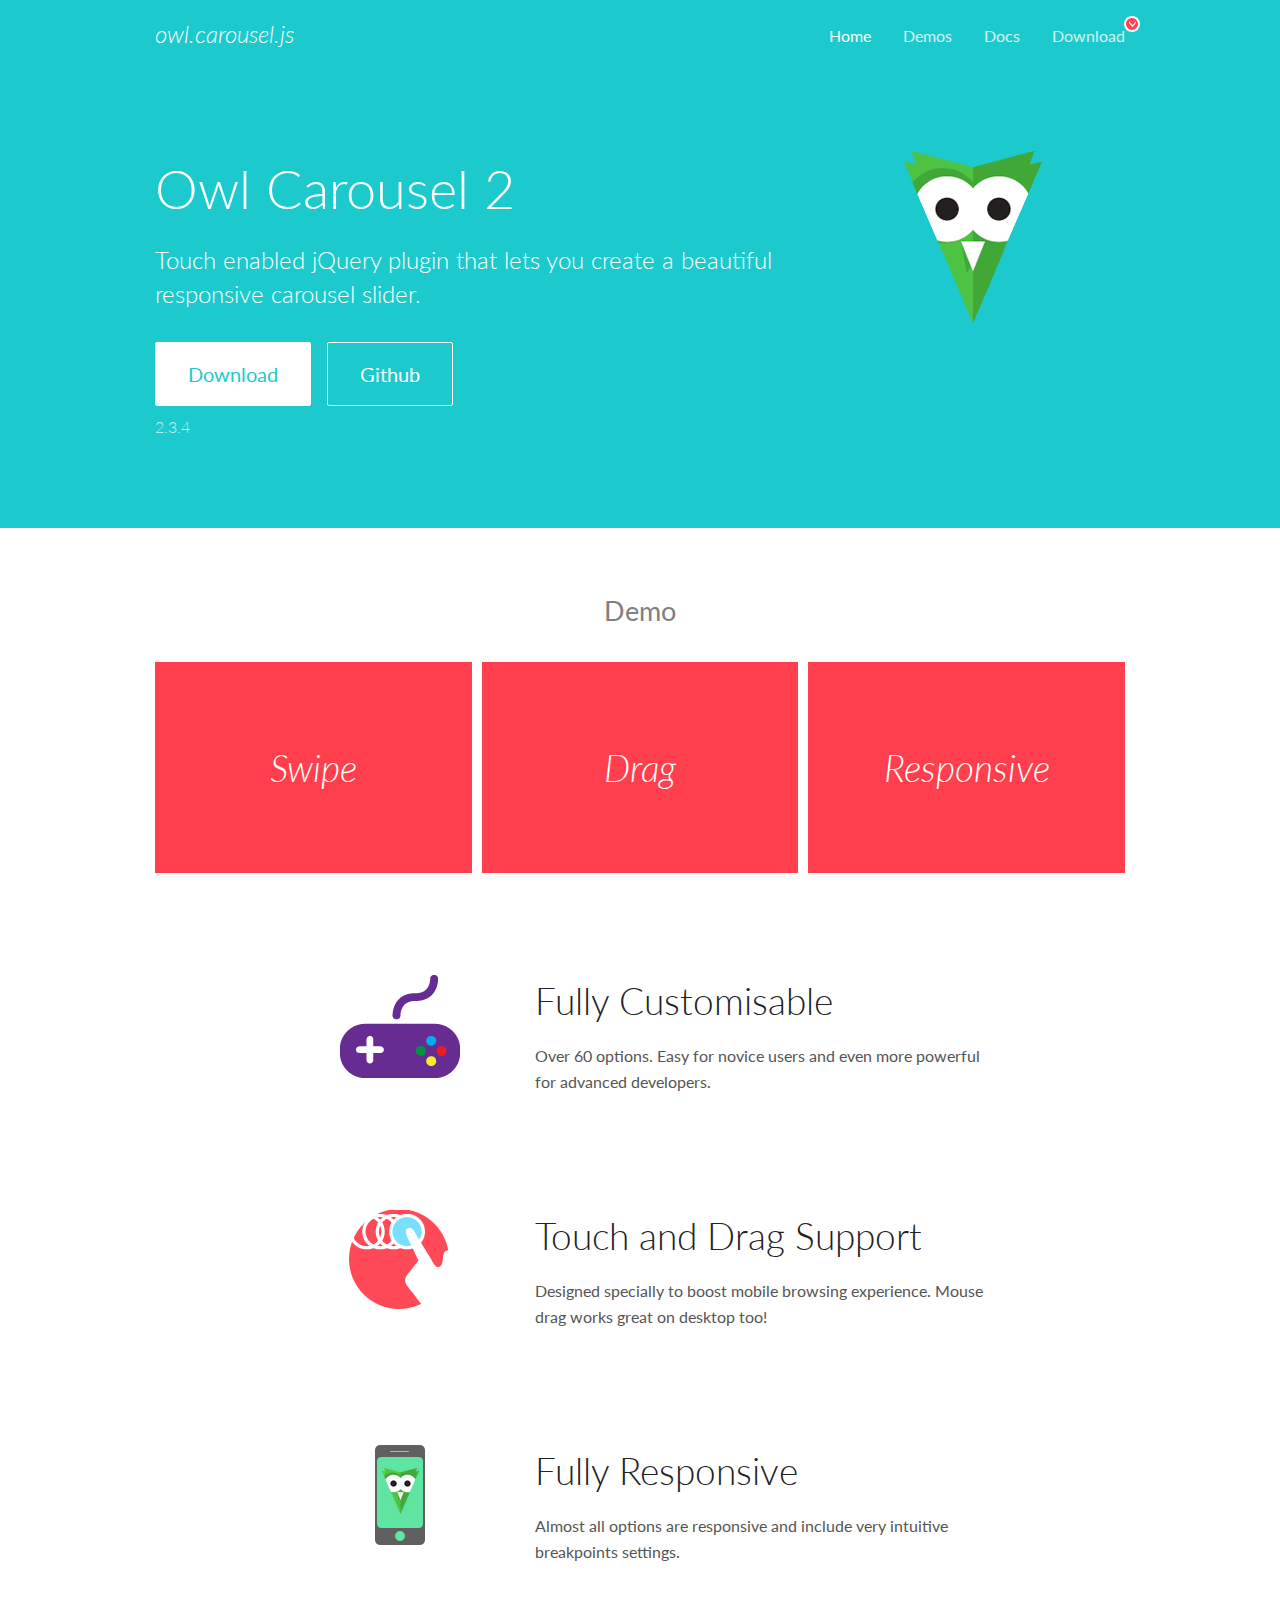
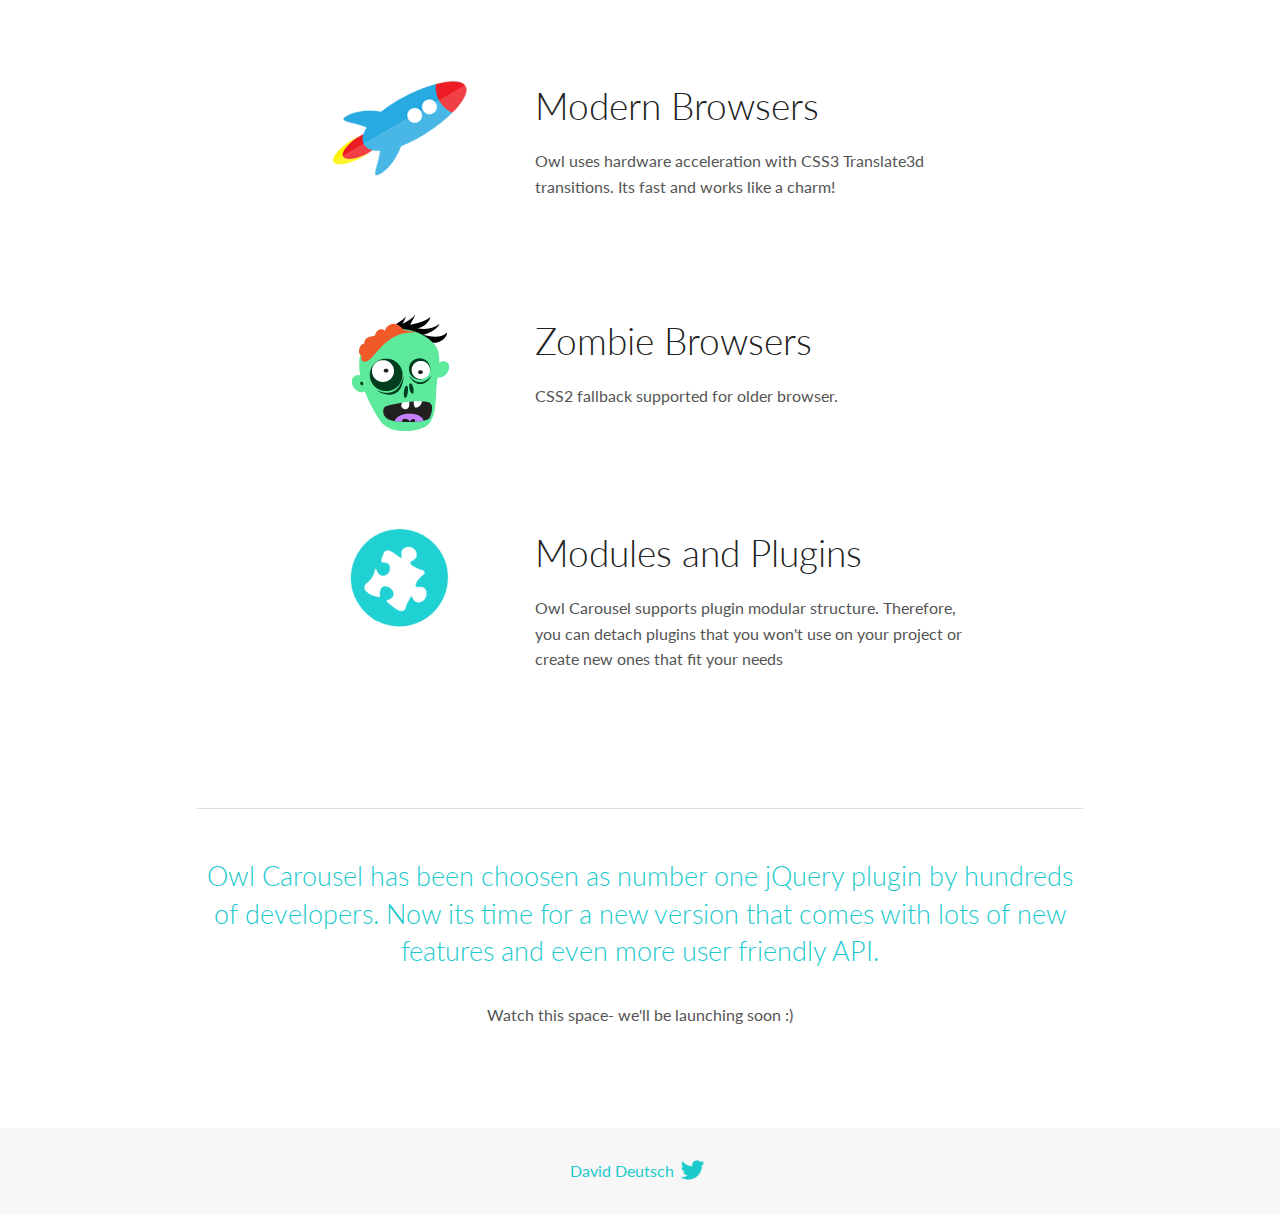
<file: Project/OwlCarousel2-2.3.4/docs/index.html>
<!DOCTYPE html>
<html lang="en">
  <head>

    <!-- head -->
    <meta charset="utf-8">
    <meta name="msapplication-tap-highlight" content="no" />
    <meta name="viewport" content="width=device-width, initial-scale=1.0" />
    <meta name="description" content="Touch enabled jQuery plugin that lets you create beautiful responsive carousel slider.">
    <meta name="author" content="David Deutsch">
    <title>
      Home | Owl Carousel | 2.3.4
    </title>

    <!-- Stylesheets -->
    <link href='https://fonts.googleapis.com/css?family=Lato:300,400,700,400italic,300italic' rel='stylesheet' type='text/css'>
    <link rel="stylesheet" href="assets/css/docs.theme.min.css">

    <!-- Owl Stylesheets -->
    <link rel="stylesheet" href="assets/owlcarousel/assets/owl.carousel.min.css">
    <link rel="stylesheet" href="assets/owlcarousel/assets/owl.theme.default.min.css">

    <!-- HTML5 shim and Respond.js IE8 support of HTML5 elements and media queries -->

    <!--[if lt IE 9]>
      <script src="https://oss.maxcdn.com/libs/html5shiv/3.7.0/html5shiv.js"></script>
      <script src="https://oss.maxcdn.com/libs/respond.js/1.3.0/respond.min.js"></script>
    <![endif]-->

    <!-- Favicons -->
    <link rel="apple-touch-icon-precomposed" sizes="144x144" href="assets/ico/apple-touch-icon-144-precomposed.png">
    <link rel="shortcut icon" href="assets/ico/favicon.png">
    <link rel="shortcut icon" href="favicon.ico">

    <!-- Yeah i know js should not be in header. Its required for demos.-->

    <!-- javascript -->
    <script src="assets/vendors/jquery.min.js"></script>
    <script src="assets/owlcarousel/owl.carousel.js"></script>
  </head>
  <body>

    <!-- header -->
    <header class="header">
      <div class="row">
        <div class="large-12 columns">
          <div class="brand left">
            <h3>
              <a href="/OwlCarousel2/">owl.carousel.js</a> 
            </h3>
          </div>
          <a id="toggle-nav" class="right">
            <span></span> <span></span> <span></span> 
          </a> 
          <div class="nav-bar">
            <ul class="clearfix">
              <li class="active">
                <a href="/OwlCarousel2/index.html">Home</a> 
              </li>
              <li> <a href="/OwlCarousel2/demos/demos.html">Demos</a>  </li>
              <li> <a href="/OwlCarousel2/docs/started-welcome.html">Docs</a>  </li>
              <li>
                <a href="https://github.com/OwlCarousel2/OwlCarousel2/archive/2.3.4.zip">Download</a> 
                <span class="download"></span> 
              </li>
            </ul>
          </div>
        </div>
      </div>
    </header>

    <!-- home panel -->
    <section id="hero">
      <div class="row">
        <div class="large-8 medium-8 columns">
          <h1>Owl Carousel 2</h1>
          <h4>Touch enabled jQuery plugin that lets you create a beautiful responsive carousel slider.</h4>
          <a href="https://github.com/OwlCarousel2/OwlCarousel2/archive/2.3.4.zip" class="hero-button">Download</a> 
          <a href="https://github.com/OwlCarousel2/OwlCarousel2" class="hero-button outline">Github</a> 
          <p>2.3.4</p>
        </div>
        <div class="large-4 medium-4 columns">
          <img class="owl-logo" src="assets/img/owl-logo.png" alt="mr. Owl">
        </div>
      </div>
    </section>

    <!-- body -->
    <div class="home-demo">
      <div class="row">
        <div class="large-12 columns">
          <h3>Demo</h3>
          <div class="owl-carousel">
            <div class="item">
              <h2>Swipe</h2>
            </div>
            <div class="item">
              <h2>Drag</h2>
            </div>
            <div class="item">
              <h2>Responsive</h2>
            </div>
            <div class="item">
              <h2>CSS3</h2>
            </div>
            <div class="item">
              <h2>Fast</h2>
            </div>
            <div class="item">
              <h2>Easy</h2>
            </div>
            <div class="item">
              <h2>Free</h2>
            </div>
            <div class="item">
              <h2>Upgradable</h2>
            </div>
            <div class="item">
              <h2>Tons of options</h2>
            </div>
            <div class="item">
              <h2>Infinity</h2>
            </div>
            <div class="item">
              <h2>Auto Width</h2>
            </div>
          </div>
        </div>
      </div>
    </div>
    <script>
      var owl = $('.owl-carousel');
      owl.owlCarousel({
        margin: 10,
        loop: true,
        responsive: {
          0: {
            items: 1
          },
          600: {
            items: 2
          },
          1000: {
            items: 3
          }
        }
      })
    </script>

    <!-- features -->
    <div id="features">
      <div class="row">
        <div class="small-12 medium-9 small-centered columns">
          <section class="row feature">
            <div class="medium-4 small-12 columns">
              <img src="assets/img/feature-options.png" alt="">
            </div>
            <div class="medium-8 small-12 columns">
              <h2>Fully Customisable</h2>
              <p>Over 60 options. Easy for novice users and even more powerful for advanced developers.</p>
            </div>
          </section>
          <section class="row feature">
            <div class="medium-4 small-12 columns">
              <img src="assets/img/feature-drag.png" alt="">
            </div>
            <div class="medium-8 small-12 columns">
              <h2>Touch and Drag Support</h2>
              <p>Designed specially to boost mobile browsing experience. Mouse drag works great on desktop too!</p>
            </div>
          </section>
          <section class="row feature">
            <div class="medium-4 small-12 columns">
              <img src="assets/img/feature-responsive.png" alt="">
            </div>
            <div class="medium-8 small-12 columns">
              <h2>Fully Responsive</h2>
              <p>Almost all options are responsive and include very intuitive breakpoints settings.</p>
            </div>
          </section>
          <section class="row feature">
            <div class="medium-4 small-12 columns">
              <img src="assets/img/feature-modern.png" alt="">
            </div>
            <div class="medium-8 small-12 columns">
              <h2>Modern Browsers</h2>
              <p>Owl uses hardware acceleration with CSS3 Translate3d transitions. Its fast and works like a charm! </p>
            </div>
          </section>
          <section class="row feature">
            <div class="medium-4 small-12 columns">
              <img src="assets/img/feature-zombie.png" alt="">
            </div>
            <div class="medium-8 small-12 columns">
              <h2>Zombie Browsers</h2>
              <p>CSS2 fallback supported for older browser.</p>
            </div>
          </section>
          <section class="row feature">
            <div class="medium-4 small-12 columns">
              <img src="assets/img/feature-module.png" alt="">
            </div>
            <div class="medium-8 small-12 columns">
              <h2>Modules and Plugins</h2>
              <p>Owl Carousel supports plugin modular structure. Therefore, you can detach plugins that you won&#x27;t use on your project or create new ones that fit your needs</p>
            </div>
          </section>
        </div>
      </div>
    </div>

    <!-- footer -->
    <section id="teaser-text">
      <div class="row">
        <div class="small-12 medium-11 small-centered columns">
          <hr>
          <h3 id="owl-carousel-has-been-choosen-as-number-one-jquery-plugin-by-hundreds-of-developers-now-its-time-for-a-new-version-that-comes-with-lots-of-new-features-and-even-more-user-friendly-api-">Owl Carousel has been choosen as number one jQuery plugin by hundreds of developers. Now its time for a new version that comes with lots of new features and even more user friendly API.</h3>
          <p>Watch this space- we&#39;ll be launching soon :)</p>
        </div>
      </div>
    </section>

    <!-- footer -->
    <footer class="footer">
      <div class="row">
        <div class="large-12 columns">
          <h5>
            <a href="/OwlCarousel2/docs/support-contact.html">David Deutsch</a> 
            <a id="custom-tweet-button" href="https://twitter.com/share?url=https://github.com/OwlCarousel2/OwlCarousel2&text=Owl Carousel - This is so awesome! " target="_blank"></a> 
          </h5>
        </div>
      </div>
    </footer>

    <!-- vendors -->
    <script src="assets/vendors/highlight.js"></script>
    <script src="assets/js/app.js"></script>
  </body>
</html>
</file>
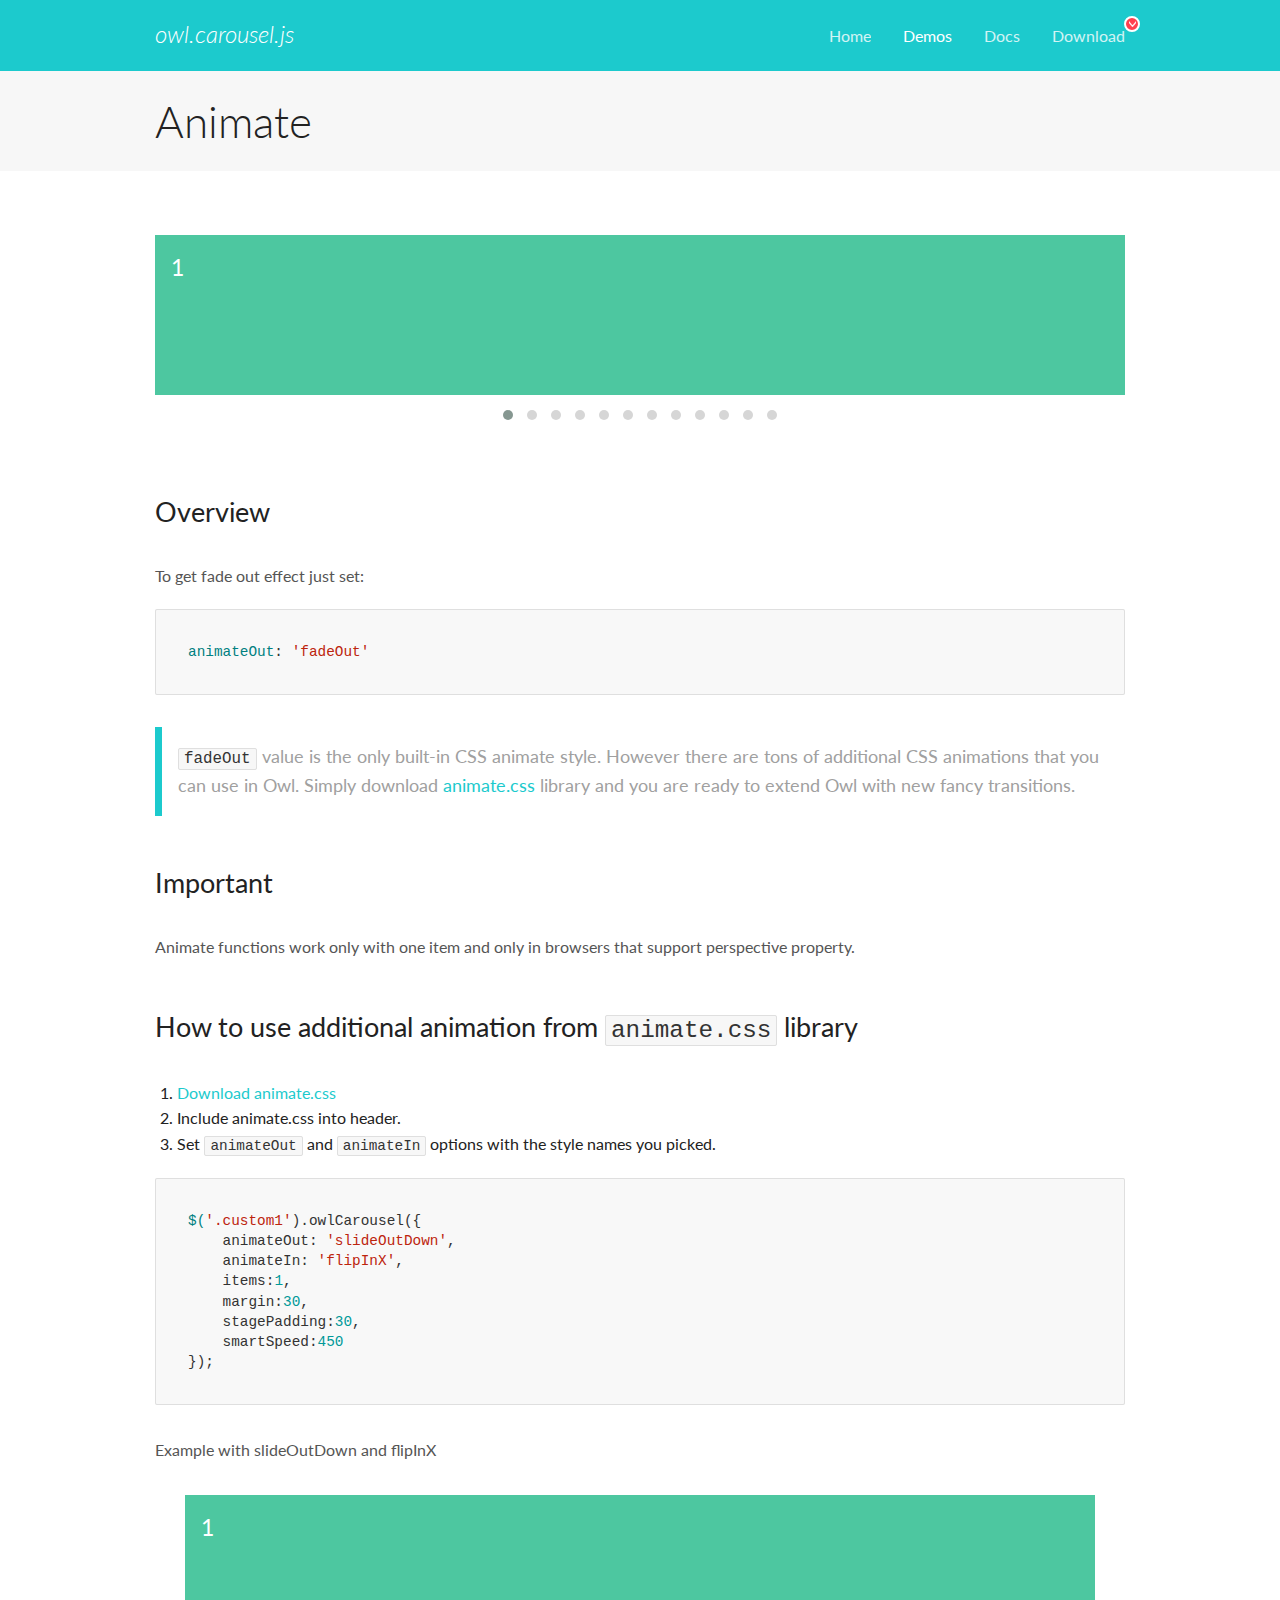
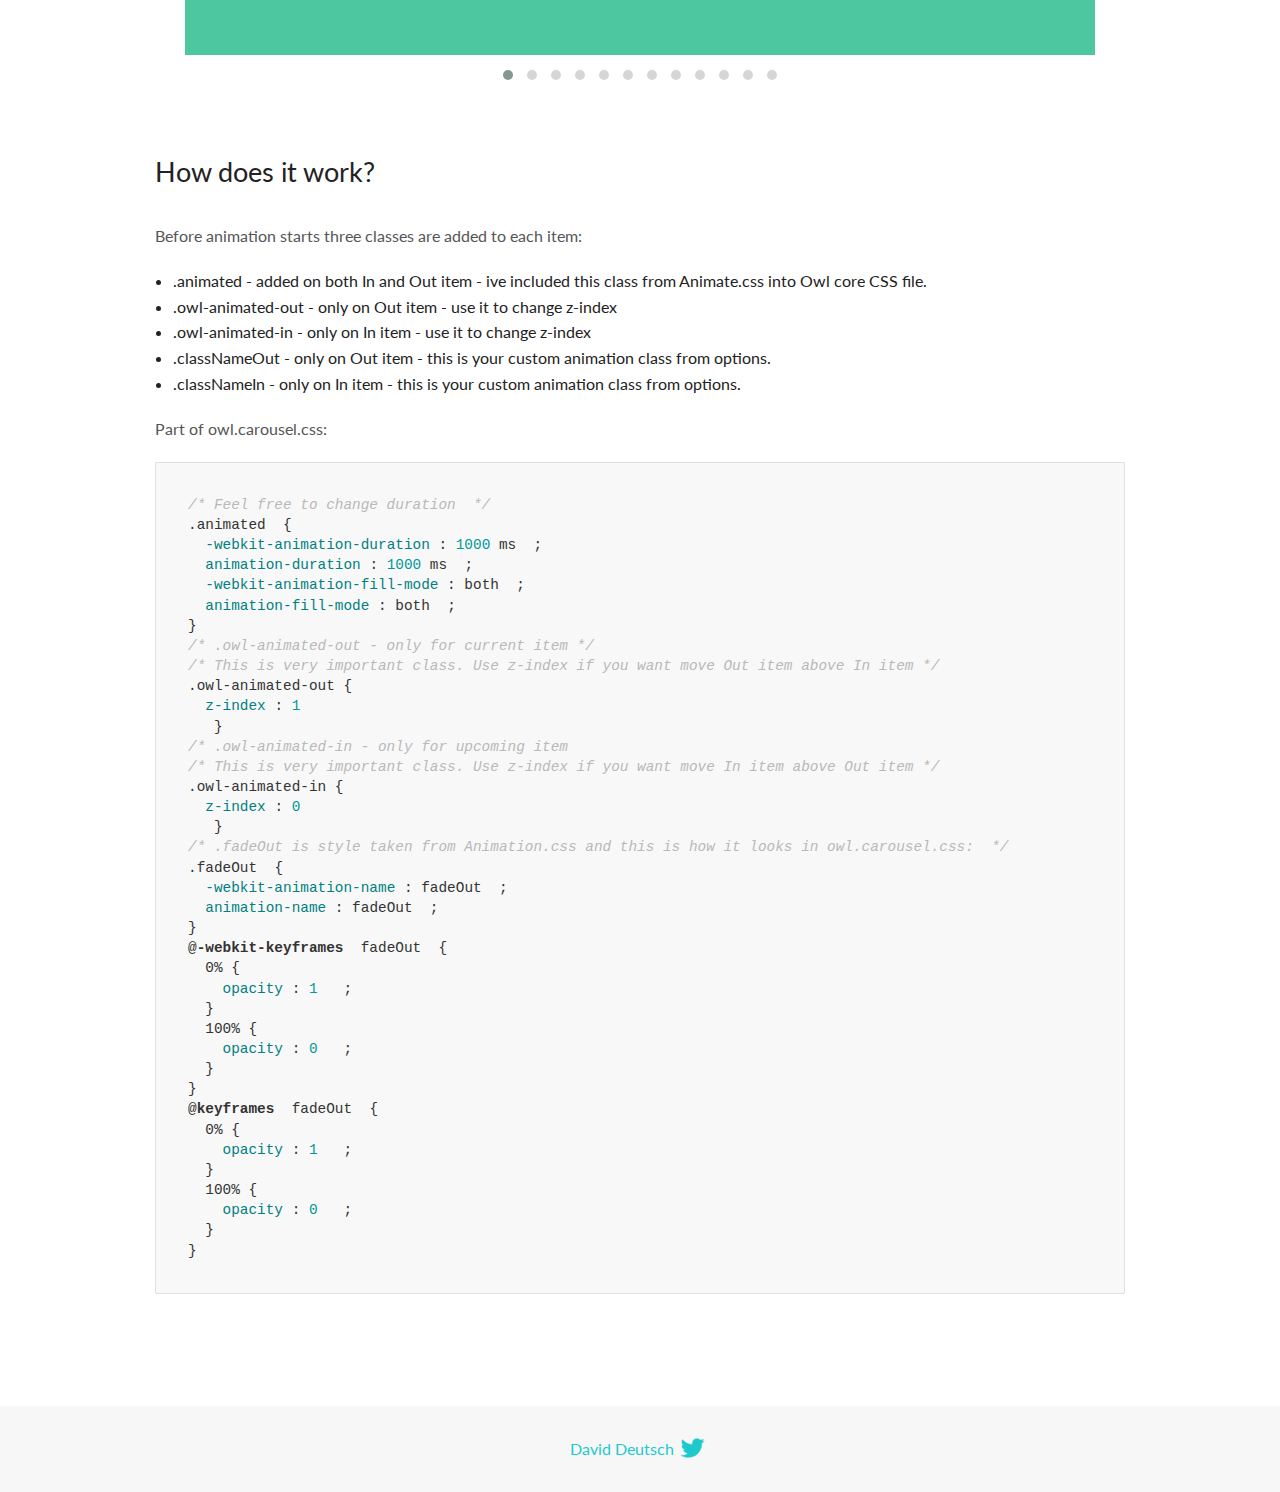
<file: Project/OwlCarousel2-2.3.4/docs/demos/animate.html>
<!DOCTYPE html>
<html lang="en">
  <head>

    <!-- head -->
    <meta charset="utf-8">
    <meta name="msapplication-tap-highlight" content="no" />
    <meta name="viewport" content="width=device-width, initial-scale=1.0" />
    <meta name="description" content="Animate carousel">
    <meta name="author" content="David Deutsch">
    <title>
      Animate Demo | Owl Carousel | 2.3.4
    </title>

    <!-- Stylesheets -->
    <link href='https://fonts.googleapis.com/css?family=Lato:300,400,700,400italic,300italic' rel='stylesheet' type='text/css'>
    <link rel="stylesheet" href="../assets/css/docs.theme.min.css">

    <!-- Owl Stylesheets -->
    <link rel="stylesheet" href="../assets/owlcarousel/assets/owl.carousel.min.css">
    <link rel="stylesheet" href="../assets/owlcarousel/assets/owl.theme.default.min.css">

    <!-- HTML5 shim and Respond.js IE8 support of HTML5 elements and media queries -->

    <!--[if lt IE 9]>
      <script src="https://oss.maxcdn.com/libs/html5shiv/3.7.0/html5shiv.js"></script>
      <script src="https://oss.maxcdn.com/libs/respond.js/1.3.0/respond.min.js"></script>
    <![endif]-->

    <!-- Favicons -->
    <link rel="apple-touch-icon-precomposed" sizes="144x144" href="../assets/ico/apple-touch-icon-144-precomposed.png">
    <link rel="shortcut icon" href="../assets/ico/favicon.png">
    <link rel="shortcut icon" href="favicon.ico">

    <!-- Yeah i know js should not be in header. Its required for demos.-->

    <!-- javascript -->
    <script src="../assets/vendors/jquery.min.js"></script>
    <script src="../assets/owlcarousel/owl.carousel.js"></script>
  </head>
  <body>

    <!-- header -->
    <header class="header">
      <div class="row">
        <div class="large-12 columns">
          <div class="brand left">
            <h3>
              <a href="/OwlCarousel2/">owl.carousel.js</a> 
            </h3>
          </div>
          <a id="toggle-nav" class="right">
            <span></span> <span></span> <span></span> 
          </a> 
          <div class="nav-bar">
            <ul class="clearfix">
              <li> <a href="/OwlCarousel2/index.html">Home</a>  </li>
              <li class="active">
                <a href="/OwlCarousel2/demos/demos.html">Demos</a> 
              </li>
              <li> <a href="/OwlCarousel2/docs/started-welcome.html">Docs</a>  </li>
              <li>
                <a href="https://github.com/OwlCarousel2/OwlCarousel2/archive/2.3.4.zip">Download</a> 
                <span class="download"></span> 
              </li>
            </ul>
          </div>
        </div>
      </div>
    </header>

    <!-- title -->
    <section class="title">
      <div class="row">
        <div class="large-12 columns">
          <h1>Animate</h1>
        </div>
      </div>
    </section>

    <!--  Demos -->
    <section id="demos">
      <div class="row">
        <div class="large-12 columns">
          <div class="fadeOut owl-carousel owl-theme">
            <div class="item">
              <h4>1</h4>
            </div>
            <div class="item">
              <h4>2</h4>
            </div>
            <div class="item">
              <h4>3</h4>
            </div>
            <div class="item">
              <h4>4</h4>
            </div>
            <div class="item">
              <h4>5</h4>
            </div>
            <div class="item">
              <h4>6</h4>
            </div>
            <div class="item">
              <h4>7</h4>
            </div>
            <div class="item">
              <h4>8</h4>
            </div>
            <div class="item">
              <h4>9</h4>
            </div>
            <div class="item">
              <h4>10</h4>
            </div>
            <div class="item">
              <h4>11</h4>
            </div>
            <div class="item">
              <h4>12</h4>
            </div>
          </div>
          <h3 id="overview">Overview</h3>
          <p>To get fade out effect just set:</p>
          <pre><code>animateOut: &#39;fadeOut&#39;</code></pre>
          <blockquote>
            <p><code>fadeOut</code> value is the only built-in CSS animate style. However there are tons of additional CSS animations that you can use in Owl. Simply download
              <a href="https://daneden.github.io/animate.css/">animate.css</a>  library and you are ready to extend Owl with new fancy transitions.</p>
          </blockquote>
          <h3 id="important">Important</h3>
          <p>Animate functions work only with one item and only in browsers that support perspective property.</p>
          <h3 id="how-to-use-additional-animation-from-animate-css-library">How to use additional animation from <code>animate.css</code> library</h3>
          <ol>
            <li> <a href="https://daneden.github.io/animate.css/">Download animate.css</a>  </li>
            <li>Include animate.css into header.</li>
            <li>Set <code>animateOut</code> and <code>animateIn</code> options with the style names you picked.</li>
          </ol>
          <pre><code>$(&#39;.custom1&#39;).owlCarousel({
    animateOut: &#39;slideOutDown&#39;,
    animateIn: &#39;flipInX&#39;,
    items:1,
    margin:30,
    stagePadding:30,
    smartSpeed:450
});</code></pre>
          <p>Example with slideOutDown and flipInX</p>
          <div class="custom1 owl-carousel owl-theme">
            <div class="item">
              <h4>1</h4>
            </div>
            <div class="item">
              <h4>2</h4>
            </div>
            <div class="item">
              <h4>3</h4>
            </div>
            <div class="item">
              <h4>4</h4>
            </div>
            <div class="item">
              <h4>5</h4>
            </div>
            <div class="item">
              <h4>6</h4>
            </div>
            <div class="item">
              <h4>7</h4>
            </div>
            <div class="item">
              <h4>8</h4>
            </div>
            <div class="item">
              <h4>9</h4>
            </div>
            <div class="item">
              <h4>10</h4>
            </div>
            <div class="item">
              <h4>11</h4>
            </div>
            <div class="item">
              <h4>12</h4>
            </div>
          </div>
          <h3 id="how-does-it-work-">How does it work?</h3>
          <p>Before animation starts three classes are added to each item:</p>
          <ul>
            <li>.animated - added on both In and Out item - ive included this class from Animate.css into Owl core CSS file.</li>
            <li>.owl-animated-out - only on Out item - use it to change z-index</li>
            <li>.owl-animated-in - only on In item - use it to change z-index</li>
            <li>.classNameOut - only on Out item - this is your custom animation class from options.</li>
            <li>.classNameIn - only on In item - this is your custom animation class from options.</li>
          </ul>
          <p>Part of owl.carousel.css:</p>
          <pre><code class="language-css"><span class="comment">/* Feel free to change duration  */</span> 
<span class="class">.animated</span>  <span class="rules">{
  <span class="rule"><span class="attribute">-webkit-animation-duration</span> :<span class="value"> <span class="number">1000</span> ms</span> </span> ;
  <span class="rule"><span class="attribute">animation-duration</span> :<span class="value"> <span class="number">1000</span> ms</span> </span> ;
  <span class="rule"><span class="attribute">-webkit-animation-fill-mode</span> :<span class="value"> both</span> </span> ;
  <span class="rule"><span class="attribute">animation-fill-mode</span> :<span class="value"> both</span> </span> ;
<span class="rule">}</span> </span> 
<span class="comment">/* .owl-animated-out - only for current item */</span> 
<span class="comment">/* This is very important class. Use z-index if you want move Out item above In item */</span> 
<span class="class">.owl-animated-out</span> <span class="rules">{
  <span class="rule"><span class="attribute">z-index</span> :<span class="value"> <span class="number">1</span> 
</span> </span> </span> }
<span class="comment">/* .owl-animated-in - only for upcoming item
/* This is very important class. Use z-index if you want move In item above Out item */</span> 
<span class="class">.owl-animated-in</span> <span class="rules">{
  <span class="rule"><span class="attribute">z-index</span> :<span class="value"> <span class="number">0</span> 
</span> </span> </span> }
<span class="comment">/* .fadeOut is style taken from Animation.css and this is how it looks in owl.carousel.css:  */</span> 
<span class="class">.fadeOut</span>  <span class="rules">{
  <span class="rule"><span class="attribute">-webkit-animation-name</span> :<span class="value"> fadeOut</span> </span> ;
  <span class="rule"><span class="attribute">animation-name</span> :<span class="value"> fadeOut</span> </span> ;
<span class="rule">}</span> </span> 
<span class="at_rule">@<span class="keyword">-webkit-keyframes</span>  fadeOut </span> {
  0% <span class="rules">{
    <span class="rule"><span class="attribute">opacity</span> :<span class="value"> <span class="number">1</span> </span> </span> ;
  <span class="rule">}</span> </span> 
  100% <span class="rules">{
    <span class="rule"><span class="attribute">opacity</span> :<span class="value"> <span class="number">0</span> </span> </span> ;
  <span class="rule">}</span> </span> 
}
<span class="at_rule">@<span class="keyword">keyframes</span>  fadeOut </span> {
  0% <span class="rules">{
    <span class="rule"><span class="attribute">opacity</span> :<span class="value"> <span class="number">1</span> </span> </span> ;
  <span class="rule">}</span> </span> 
  100% <span class="rules">{
    <span class="rule"><span class="attribute">opacity</span> :<span class="value"> <span class="number">0</span> </span> </span> ;
  <span class="rule">}</span> </span> 
}</code></pre>
          <link rel="stylesheet" href="../assets/css/animate.css">
          <script>
            jQuery(document).ready(function($) {
              $('.fadeOut').owlCarousel({
                items: 1,
                animateOut: 'fadeOut',
                loop: true,
                margin: 10,
              });
              $('.custom1').owlCarousel({
                animateOut: 'slideOutDown',
                animateIn: 'flipInX',
                items: 1,
                margin: 30,
                stagePadding: 30,
                smartSpeed: 450
              });
            });
          </script>
        </div>
      </div>
    </section>

    <!-- footer -->
    <footer class="footer">
      <div class="row">
        <div class="large-12 columns">
          <h5>
            <a href="/OwlCarousel2/docs/support-contact.html">David Deutsch</a> 
            <a id="custom-tweet-button" href="https://twitter.com/share?url=https://github.com/OwlCarousel2/OwlCarousel2&text=Owl Carousel - This is so awesome! " target="_blank"></a> 
          </h5>
        </div>
      </div>
    </footer>

    <!-- vendors -->
    <script src="../assets/vendors/highlight.js"></script>
    <script src="../assets/js/app.js"></script>
  </body>
</html>
</file>
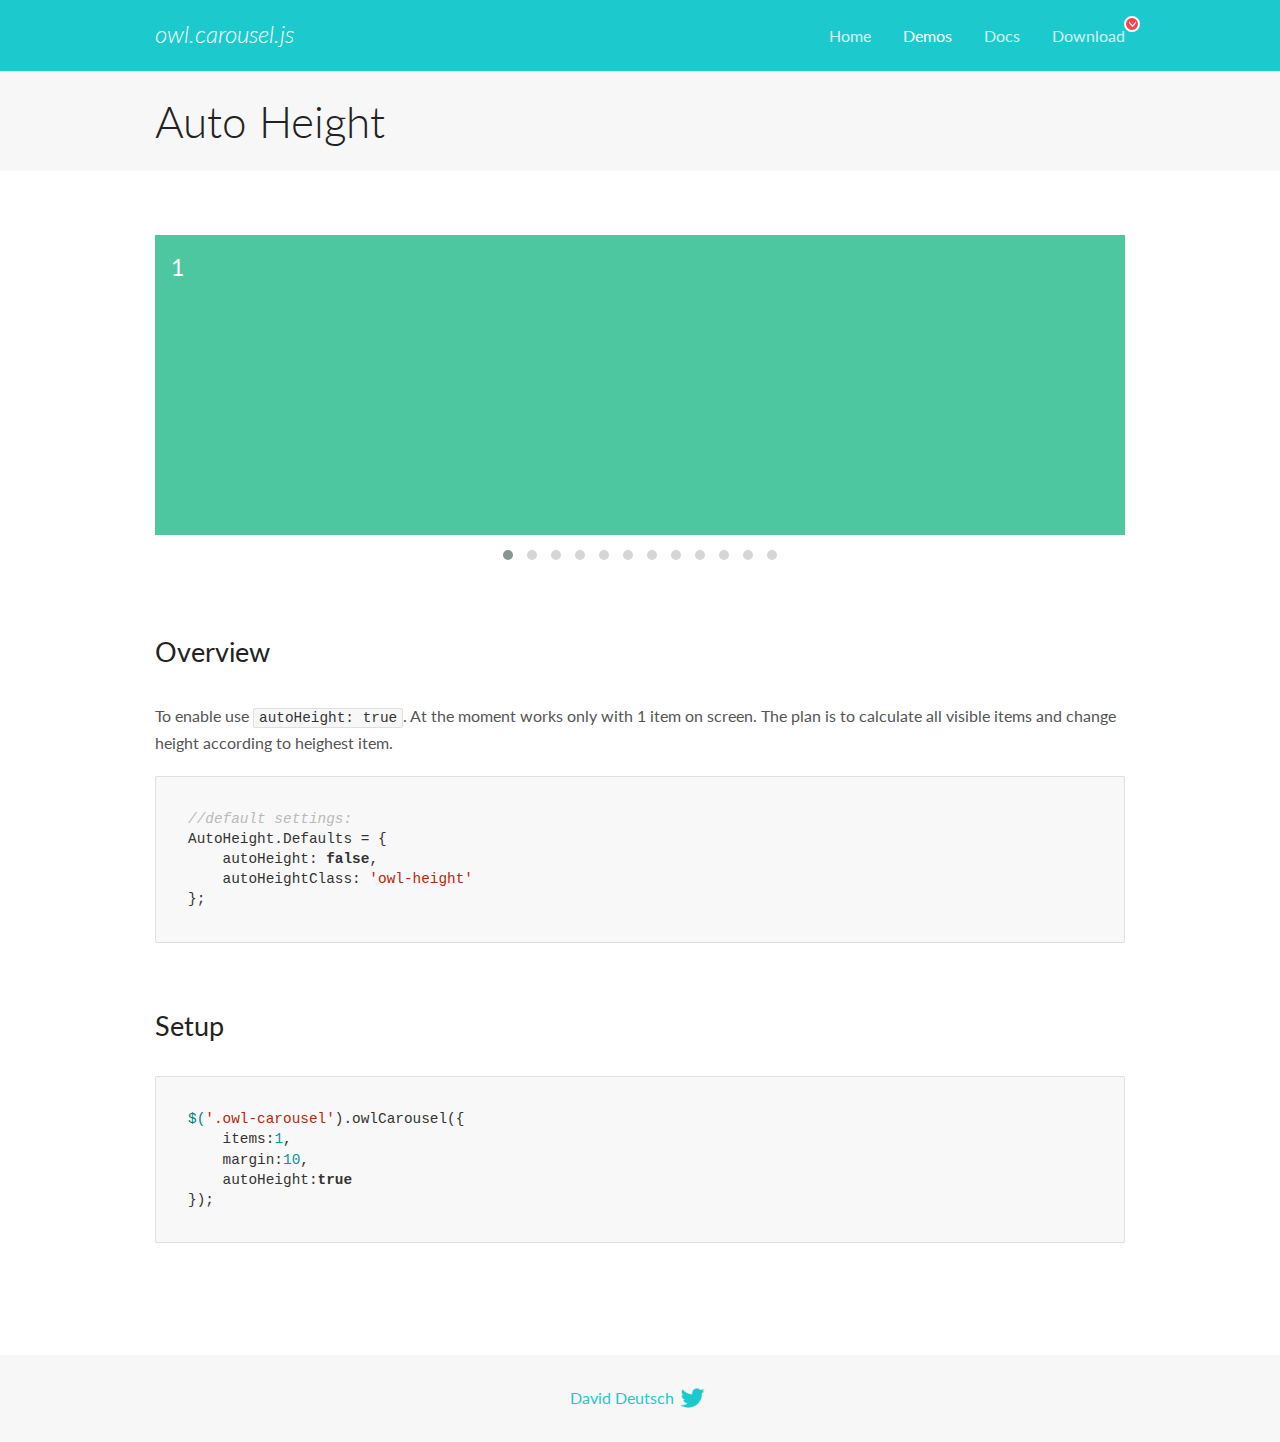
<file: Project/OwlCarousel2-2.3.4/docs/demos/autoheight.html>
<!DOCTYPE html>
<html lang="en">
  <head>

    <!-- head -->
    <meta charset="utf-8">
    <meta name="msapplication-tap-highlight" content="no" />
    <meta name="viewport" content="width=device-width, initial-scale=1.0" />
    <meta name="description" content="autoHeight usage demo">
    <meta name="author" content="David Deutsch">
    <title>
      Auto Height Demo | Owl Carousel | 2.3.4
    </title>

    <!-- Stylesheets -->
    <link href='https://fonts.googleapis.com/css?family=Lato:300,400,700,400italic,300italic' rel='stylesheet' type='text/css'>
    <link rel="stylesheet" href="../assets/css/docs.theme.min.css">

    <!-- Owl Stylesheets -->
    <link rel="stylesheet" href="../assets/owlcarousel/assets/owl.carousel.min.css">
    <link rel="stylesheet" href="../assets/owlcarousel/assets/owl.theme.default.min.css">

    <!-- HTML5 shim and Respond.js IE8 support of HTML5 elements and media queries -->

    <!--[if lt IE 9]>
      <script src="https://oss.maxcdn.com/libs/html5shiv/3.7.0/html5shiv.js"></script>
      <script src="https://oss.maxcdn.com/libs/respond.js/1.3.0/respond.min.js"></script>
    <![endif]-->

    <!-- Favicons -->
    <link rel="apple-touch-icon-precomposed" sizes="144x144" href="../assets/ico/apple-touch-icon-144-precomposed.png">
    <link rel="shortcut icon" href="../assets/ico/favicon.png">
    <link rel="shortcut icon" href="favicon.ico">

    <!-- Yeah i know js should not be in header. Its required for demos.-->

    <!-- javascript -->
    <script src="../assets/vendors/jquery.min.js"></script>
    <script src="../assets/owlcarousel/owl.carousel.js"></script>
  </head>
  <body>

    <!-- header -->
    <header class="header">
      <div class="row">
        <div class="large-12 columns">
          <div class="brand left">
            <h3>
              <a href="/OwlCarousel2/">owl.carousel.js</a> 
            </h3>
          </div>
          <a id="toggle-nav" class="right">
            <span></span> <span></span> <span></span> 
          </a> 
          <div class="nav-bar">
            <ul class="clearfix">
              <li> <a href="/OwlCarousel2/index.html">Home</a>  </li>
              <li class="active">
                <a href="/OwlCarousel2/demos/demos.html">Demos</a> 
              </li>
              <li> <a href="/OwlCarousel2/docs/started-welcome.html">Docs</a>  </li>
              <li>
                <a href="https://github.com/OwlCarousel2/OwlCarousel2/archive/2.3.4.zip">Download</a> 
                <span class="download"></span> 
              </li>
            </ul>
          </div>
        </div>
      </div>
    </header>

    <!-- title -->
    <section class="title">
      <div class="row">
        <div class="large-12 columns">
          <h1>Auto Height</h1>
        </div>
      </div>
    </section>

    <!--  Demos -->
    <section id="demos">
      <div class="row">
        <div class="large-12 columns">
          <div class="owl-carousel owl-theme">
            <div class="item" style="height:300px">
              <h4>1</h4>
            </div>
            <div class="item" style="height:100px">
              <h4>2</h4>
            </div>
            <div class="item" style="height:500px">
              <h4>3</h4>
            </div>
            <div class="item" style="height:250px">
              <h4>4</h4>
            </div>
            <div class="item" style="height:400px">
              <h4>5</h4>
            </div>
            <div class="item" style="height:500px">
              <h4>6</h4>
            </div>
            <div class="item" style="height:600px">
              <h4>7</h4>
            </div>
            <div class="item" style="height:400px">
              <h4>8</h4>
            </div>
            <div class="item" style="height:300px">
              <h4>9</h4>
            </div>
            <div class="item" style="height:350px">
              <h4>10</h4>
            </div>
            <div class="item" style="height:200px">
              <h4>11</h4>
            </div>
            <div class="item" style="height:150px">
              <h4>12</h4>
            </div>
          </div>
          <h3 id="overview">Overview</h3>
          <p>To enable use <code>autoHeight: true</code>. At the moment works only with 1 item on screen. The plan is to calculate all visible items and change height according to heighest item.</p>
          <pre><code>//default settings:
AutoHeight.Defaults = {
    autoHeight: false,
    autoHeightClass: &#39;owl-height&#39;
};</code></pre>
          <h3 id="setup">Setup</h3>
          <pre><code>$(&#39;.owl-carousel&#39;).owlCarousel({
    items:1,
    margin:10,
    autoHeight:true
});</code></pre>
          <script>
            $(document).ready(function() {
              $('.owl-carousel').owlCarousel({
                items: 1,
                margin: 10,
                autoHeight: true
              });
            })
          </script>
        </div>
      </div>
    </section>

    <!-- footer -->
    <footer class="footer">
      <div class="row">
        <div class="large-12 columns">
          <h5>
            <a href="/OwlCarousel2/docs/support-contact.html">David Deutsch</a> 
            <a id="custom-tweet-button" href="https://twitter.com/share?url=https://github.com/OwlCarousel2/OwlCarousel2&text=Owl Carousel - This is so awesome! " target="_blank"></a> 
          </h5>
        </div>
      </div>
    </footer>

    <!-- vendors -->
    <script src="../assets/vendors/highlight.js"></script>
    <script src="../assets/js/app.js"></script>
  </body>
</html>
</file>
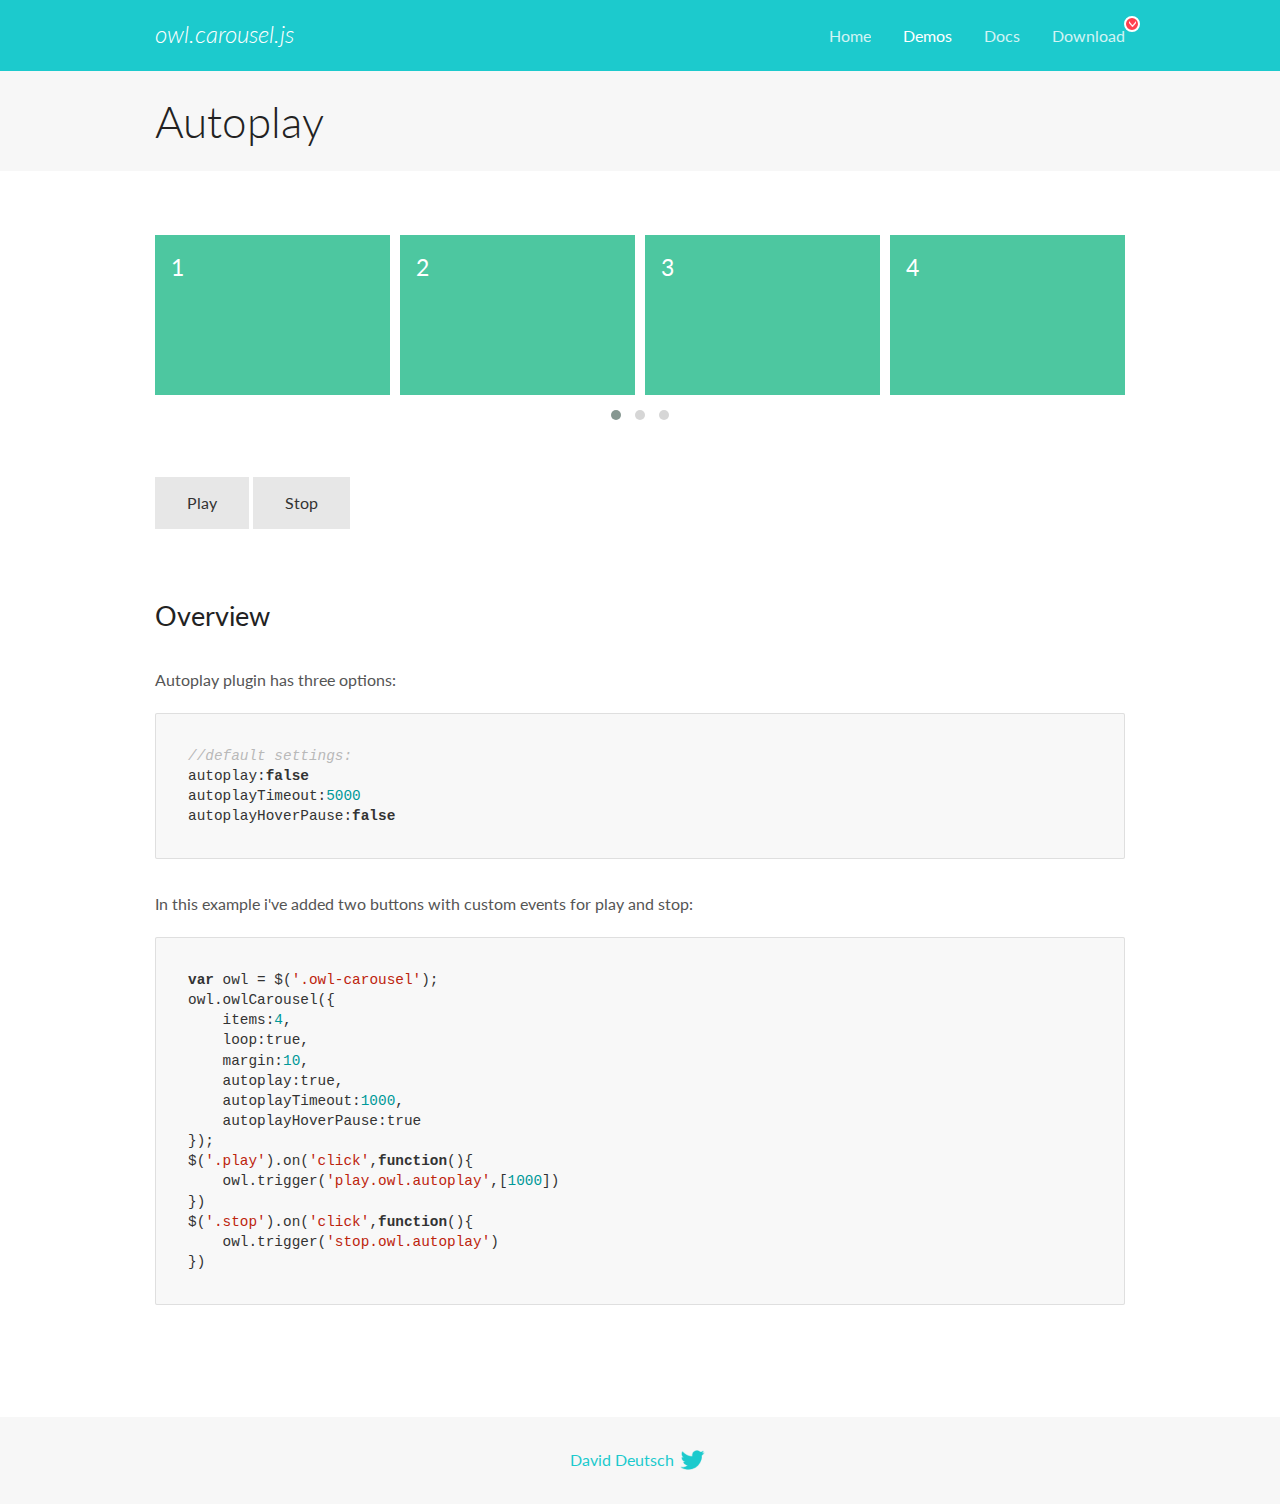
<file: Project/OwlCarousel2-2.3.4/docs/demos/autoplay.html>
<!DOCTYPE html>
<html lang="en">
  <head>

    <!-- head -->
    <meta charset="utf-8">
    <meta name="msapplication-tap-highlight" content="no" />
    <meta name="viewport" content="width=device-width, initial-scale=1.0" />
    <meta name="description" content="Autoplay usage demo">
    <meta name="author" content="David Deutsch">
    <title>
      Autoplay Demo | Owl Carousel | 2.3.4
    </title>

    <!-- Stylesheets -->
    <link href='https://fonts.googleapis.com/css?family=Lato:300,400,700,400italic,300italic' rel='stylesheet' type='text/css'>
    <link rel="stylesheet" href="../assets/css/docs.theme.min.css">

    <!-- Owl Stylesheets -->
    <link rel="stylesheet" href="../assets/owlcarousel/assets/owl.carousel.min.css">
    <link rel="stylesheet" href="../assets/owlcarousel/assets/owl.theme.default.min.css">

    <!-- HTML5 shim and Respond.js IE8 support of HTML5 elements and media queries -->

    <!--[if lt IE 9]>
      <script src="https://oss.maxcdn.com/libs/html5shiv/3.7.0/html5shiv.js"></script>
      <script src="https://oss.maxcdn.com/libs/respond.js/1.3.0/respond.min.js"></script>
    <![endif]-->

    <!-- Favicons -->
    <link rel="apple-touch-icon-precomposed" sizes="144x144" href="../assets/ico/apple-touch-icon-144-precomposed.png">
    <link rel="shortcut icon" href="../assets/ico/favicon.png">
    <link rel="shortcut icon" href="favicon.ico">

    <!-- Yeah i know js should not be in header. Its required for demos.-->

    <!-- javascript -->
    <script src="../assets/vendors/jquery.min.js"></script>
    <script src="../assets/owlcarousel/owl.carousel.js"></script>
  </head>
  <body>

    <!-- header -->
    <header class="header">
      <div class="row">
        <div class="large-12 columns">
          <div class="brand left">
            <h3>
              <a href="/OwlCarousel2/">owl.carousel.js</a> 
            </h3>
          </div>
          <a id="toggle-nav" class="right">
            <span></span> <span></span> <span></span> 
          </a> 
          <div class="nav-bar">
            <ul class="clearfix">
              <li> <a href="/OwlCarousel2/index.html">Home</a>  </li>
              <li class="active">
                <a href="/OwlCarousel2/demos/demos.html">Demos</a> 
              </li>
              <li> <a href="/OwlCarousel2/docs/started-welcome.html">Docs</a>  </li>
              <li>
                <a href="https://github.com/OwlCarousel2/OwlCarousel2/archive/2.3.4.zip">Download</a> 
                <span class="download"></span> 
              </li>
            </ul>
          </div>
        </div>
      </div>
    </header>

    <!-- title -->
    <section class="title">
      <div class="row">
        <div class="large-12 columns">
          <h1>Autoplay</h1>
        </div>
      </div>
    </section>

    <!--  Demos -->
    <section id="demos">
      <div class="row">
        <div class="large-12 columns">
          <div class="owl-carousel owl-theme">
            <div class="item">
              <h4>1</h4>
            </div>
            <div class="item">
              <h4>2</h4>
            </div>
            <div class="item">
              <h4>3</h4>
            </div>
            <div class="item">
              <h4>4</h4>
            </div>
            <div class="item">
              <h4>5</h4>
            </div>
            <div class="item">
              <h4>6</h4>
            </div>
            <div class="item">
              <h4>7</h4>
            </div>
            <div class="item">
              <h4>8</h4>
            </div>
            <div class="item">
              <h4>9</h4>
            </div>
            <div class="item">
              <h4>10</h4>
            </div>
            <div class="item">
              <h4>11</h4>
            </div>
            <div class="item">
              <h4>12</h4>
            </div>
          </div>
          <a class="button secondary play">Play</a> 
          <a class="button secondary stop">Stop</a> 
          <h3 id="overview">Overview</h3>
          <p>Autoplay plugin has three options:</p>
          <pre><code>//default settings:
autoplay:false
autoplayTimeout:5000
autoplayHoverPause:false</code></pre>
          <p>In this example i&#39;ve added two buttons with custom events for play and stop:</p>
          <pre><code>var owl = $(&#39;.owl-carousel&#39;);
owl.owlCarousel({
    items:4,
    loop:true,
    margin:10,
    autoplay:true,
    autoplayTimeout:1000,
    autoplayHoverPause:true
});
$(&#39;.play&#39;).on(&#39;click&#39;,function(){
    owl.trigger(&#39;play.owl.autoplay&#39;,[1000])
})
$(&#39;.stop&#39;).on(&#39;click&#39;,function(){
    owl.trigger(&#39;stop.owl.autoplay&#39;)
})</code></pre>
          <script>
            $(document).ready(function() {
              var owl = $('.owl-carousel');
              owl.owlCarousel({
                items: 4,
                loop: true,
                margin: 10,
                autoplay: true,
                autoplayTimeout: 1000,
                autoplayHoverPause: true
              });
              $('.play').on('click', function() {
                owl.trigger('play.owl.autoplay', [1000])
              })
              $('.stop').on('click', function() {
                owl.trigger('stop.owl.autoplay')
              })
            })
          </script>
        </div>
      </div>
    </section>

    <!-- footer -->
    <footer class="footer">
      <div class="row">
        <div class="large-12 columns">
          <h5>
            <a href="/OwlCarousel2/docs/support-contact.html">David Deutsch</a> 
            <a id="custom-tweet-button" href="https://twitter.com/share?url=https://github.com/OwlCarousel2/OwlCarousel2&text=Owl Carousel - This is so awesome! " target="_blank"></a> 
          </h5>
        </div>
      </div>
    </footer>

    <!-- vendors -->
    <script src="../assets/vendors/highlight.js"></script>
    <script src="../assets/js/app.js"></script>
  </body>
</html>
</file>
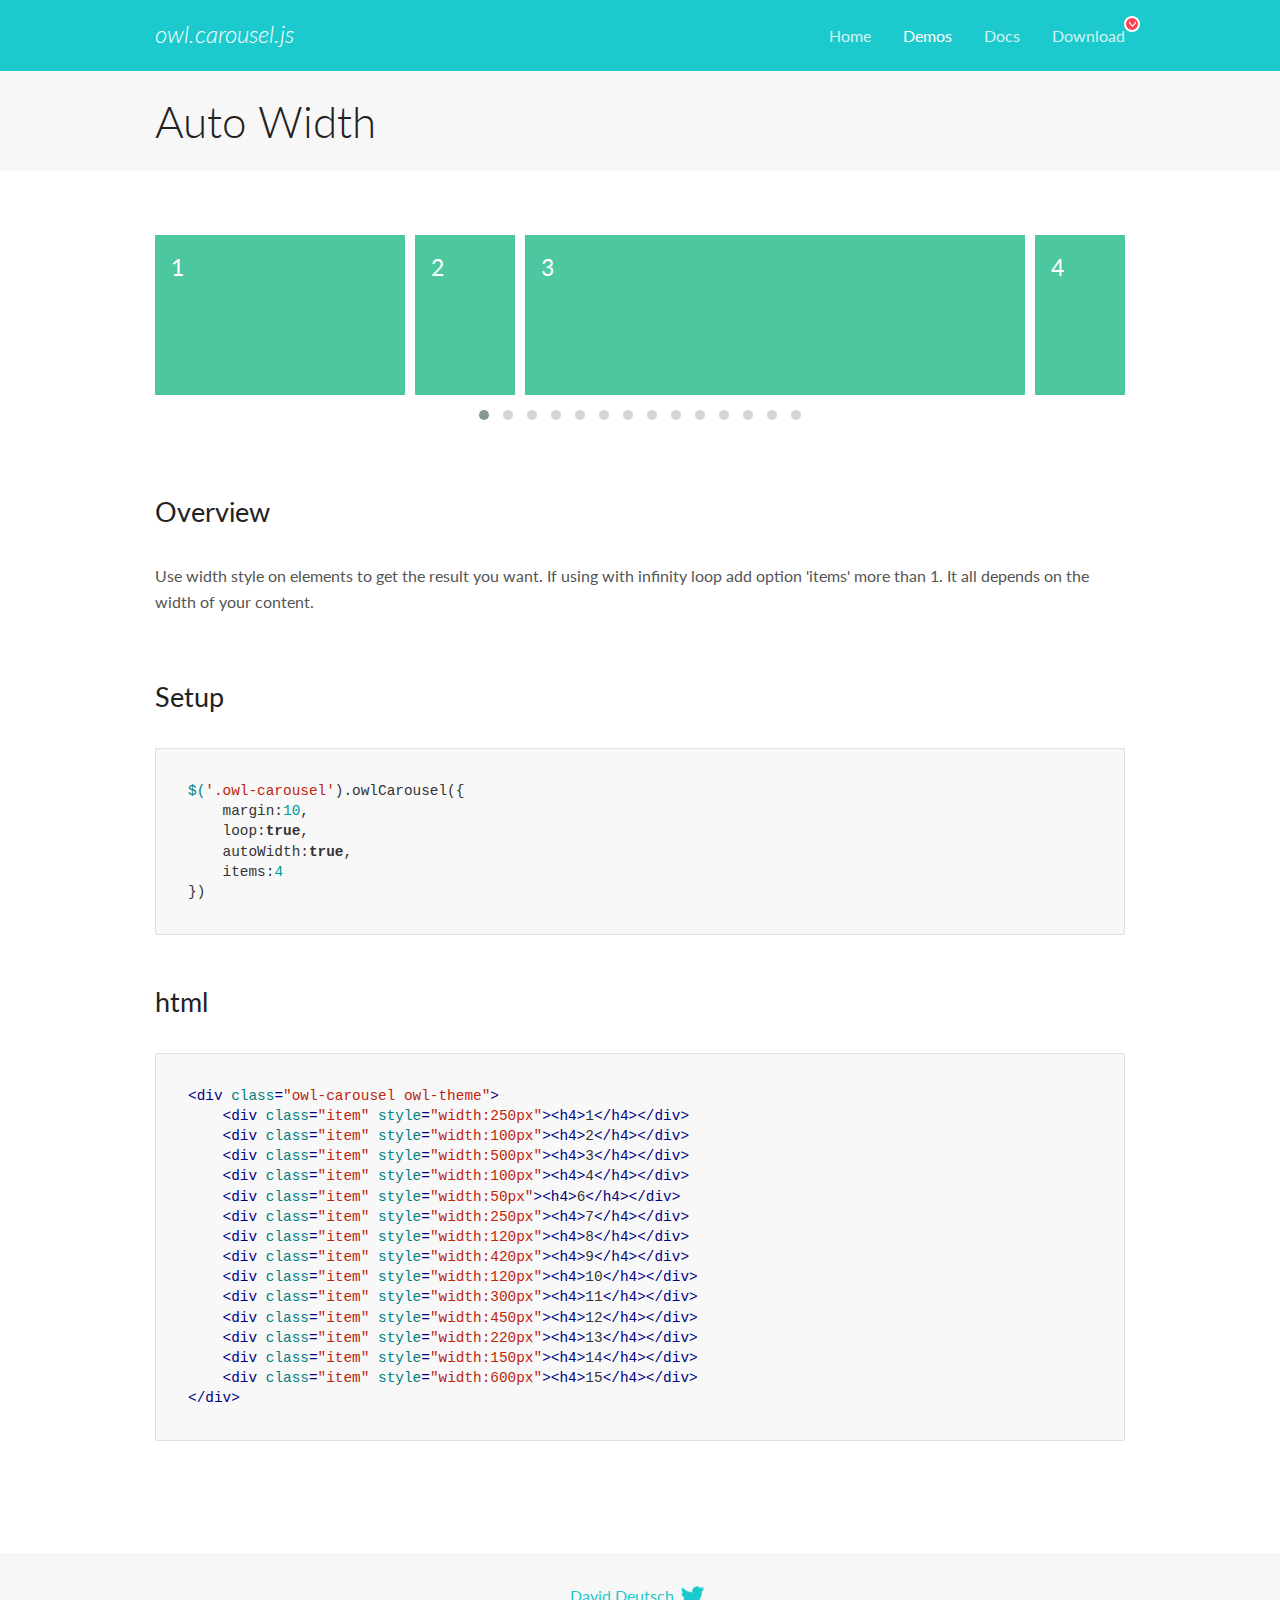
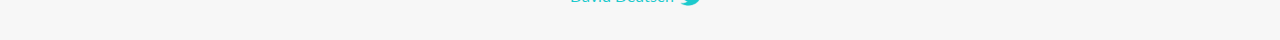
<file: Project/OwlCarousel2-2.3.4/docs/demos/autowidth.html>
<!DOCTYPE html>
<html lang="en">
  <head>

    <!-- head -->
    <meta charset="utf-8">
    <meta name="msapplication-tap-highlight" content="no" />
    <meta name="viewport" content="width=device-width, initial-scale=1.0" />
    <meta name="description" content="Auto Width">
    <meta name="author" content="David Deutsch">
    <title>
      Auto Width Demo | Owl Carousel | 2.3.4
    </title>

    <!-- Stylesheets -->
    <link href='https://fonts.googleapis.com/css?family=Lato:300,400,700,400italic,300italic' rel='stylesheet' type='text/css'>
    <link rel="stylesheet" href="../assets/css/docs.theme.min.css">

    <!-- Owl Stylesheets -->
    <link rel="stylesheet" href="../assets/owlcarousel/assets/owl.carousel.min.css">
    <link rel="stylesheet" href="../assets/owlcarousel/assets/owl.theme.default.min.css">

    <!-- HTML5 shim and Respond.js IE8 support of HTML5 elements and media queries -->

    <!--[if lt IE 9]>
      <script src="https://oss.maxcdn.com/libs/html5shiv/3.7.0/html5shiv.js"></script>
      <script src="https://oss.maxcdn.com/libs/respond.js/1.3.0/respond.min.js"></script>
    <![endif]-->

    <!-- Favicons -->
    <link rel="apple-touch-icon-precomposed" sizes="144x144" href="../assets/ico/apple-touch-icon-144-precomposed.png">
    <link rel="shortcut icon" href="../assets/ico/favicon.png">
    <link rel="shortcut icon" href="favicon.ico">

    <!-- Yeah i know js should not be in header. Its required for demos.-->

    <!-- javascript -->
    <script src="../assets/vendors/jquery.min.js"></script>
    <script src="../assets/owlcarousel/owl.carousel.js"></script>
  </head>
  <body>

    <!-- header -->
    <header class="header">
      <div class="row">
        <div class="large-12 columns">
          <div class="brand left">
            <h3>
              <a href="/OwlCarousel2/">owl.carousel.js</a> 
            </h3>
          </div>
          <a id="toggle-nav" class="right">
            <span></span> <span></span> <span></span> 
          </a> 
          <div class="nav-bar">
            <ul class="clearfix">
              <li> <a href="/OwlCarousel2/index.html">Home</a>  </li>
              <li class="active">
                <a href="/OwlCarousel2/demos/demos.html">Demos</a> 
              </li>
              <li> <a href="/OwlCarousel2/docs/started-welcome.html">Docs</a>  </li>
              <li>
                <a href="https://github.com/OwlCarousel2/OwlCarousel2/archive/2.3.4.zip">Download</a> 
                <span class="download"></span> 
              </li>
            </ul>
          </div>
        </div>
      </div>
    </header>

    <!-- title -->
    <section class="title">
      <div class="row">
        <div class="large-12 columns">
          <h1>Auto Width</h1>
        </div>
      </div>
    </section>

    <!--  Demos -->
    <section id="demos">
      <div class="row">
        <div class="large-12 columns">
          <div class="owl-carousel owl-theme">
            <div class="item" style="width:250px">
              <h4>1</h4>
            </div>
            <div class="item" style="width:100px">
              <h4>2</h4>
            </div>
            <div class="item" style="width:500px">
              <h4>3</h4>
            </div>
            <div class="item" style="width:100px">
              <h4>4</h4>
            </div>
            <div class="item" style="width:50px">
              <h4>6</h4>
            </div>
            <div class="item" style="width:250px">
              <h4>7</h4>
            </div>
            <div class="item" style="width:120px">
              <h4>8</h4>
            </div>
            <div class="item" style="width:420px">
              <h4>9</h4>
            </div>
            <div class="item" style="width:120px">
              <h4>10</h4>
            </div>
            <div class="item" style="width:300px">
              <h4>11</h4>
            </div>
            <div class="item" style="width:450px">
              <h4>12</h4>
            </div>
            <div class="item" style="width:220px">
              <h4>13</h4>
            </div>
            <div class="item" style="width:150px">
              <h4>14</h4>
            </div>
            <div class="item" style="width:600px">
              <h4>15</h4>
            </div>
          </div>
          <h3 id="overview">Overview</h3>
          <p>Use width style on elements to get the result you want. If using with infinity loop add option &#39;items&#39; more than 1. It all depends on the width of your content.</p>
          <h3 id="setup">Setup</h3>
          <pre><code>$(&#39;.owl-carousel&#39;).owlCarousel({
    margin:10,
    loop:true,
    autoWidth:true,
    items:4
})</code></pre>
          <h3 id="html">html</h3>
          <pre><code>&lt;div class=&quot;owl-carousel owl-theme&quot;&gt;
    &lt;div class=&quot;item&quot; style=&quot;width:250px&quot;&gt;&lt;h4&gt;1&lt;/h4&gt;&lt;/div&gt;
    &lt;div class=&quot;item&quot; style=&quot;width:100px&quot;&gt;&lt;h4&gt;2&lt;/h4&gt;&lt;/div&gt;
    &lt;div class=&quot;item&quot; style=&quot;width:500px&quot;&gt;&lt;h4&gt;3&lt;/h4&gt;&lt;/div&gt;
    &lt;div class=&quot;item&quot; style=&quot;width:100px&quot;&gt;&lt;h4&gt;4&lt;/h4&gt;&lt;/div&gt;
    &lt;div class=&quot;item&quot; style=&quot;width:50px&quot;&gt;&lt;h4&gt;6&lt;/h4&gt;&lt;/div&gt;
    &lt;div class=&quot;item&quot; style=&quot;width:250px&quot;&gt;&lt;h4&gt;7&lt;/h4&gt;&lt;/div&gt;
    &lt;div class=&quot;item&quot; style=&quot;width:120px&quot;&gt;&lt;h4&gt;8&lt;/h4&gt;&lt;/div&gt;
    &lt;div class=&quot;item&quot; style=&quot;width:420px&quot;&gt;&lt;h4&gt;9&lt;/h4&gt;&lt;/div&gt;
    &lt;div class=&quot;item&quot; style=&quot;width:120px&quot;&gt;&lt;h4&gt;10&lt;/h4&gt;&lt;/div&gt;
    &lt;div class=&quot;item&quot; style=&quot;width:300px&quot;&gt;&lt;h4&gt;11&lt;/h4&gt;&lt;/div&gt;
    &lt;div class=&quot;item&quot; style=&quot;width:450px&quot;&gt;&lt;h4&gt;12&lt;/h4&gt;&lt;/div&gt;
    &lt;div class=&quot;item&quot; style=&quot;width:220px&quot;&gt;&lt;h4&gt;13&lt;/h4&gt;&lt;/div&gt;
    &lt;div class=&quot;item&quot; style=&quot;width:150px&quot;&gt;&lt;h4&gt;14&lt;/h4&gt;&lt;/div&gt;
    &lt;div class=&quot;item&quot; style=&quot;width:600px&quot;&gt;&lt;h4&gt;15&lt;/h4&gt;&lt;/div&gt;
&lt;/div&gt;</code></pre>
          <script>
            $(document).ready(function() {
              $('.owl-carousel').owlCarousel({
                margin: 10,
                loop: true,
                autoWidth: true,
                items: 4
              })
            })
          </script>
        </div>
      </div>
    </section>

    <!-- footer -->
    <footer class="footer">
      <div class="row">
        <div class="large-12 columns">
          <h5>
            <a href="/OwlCarousel2/docs/support-contact.html">David Deutsch</a> 
            <a id="custom-tweet-button" href="https://twitter.com/share?url=https://github.com/OwlCarousel2/OwlCarousel2&text=Owl Carousel - This is so awesome! " target="_blank"></a> 
          </h5>
        </div>
      </div>
    </footer>

    <!-- vendors -->
    <script src="../assets/vendors/highlight.js"></script>
    <script src="../assets/js/app.js"></script>
  </body>
</html>
</file>
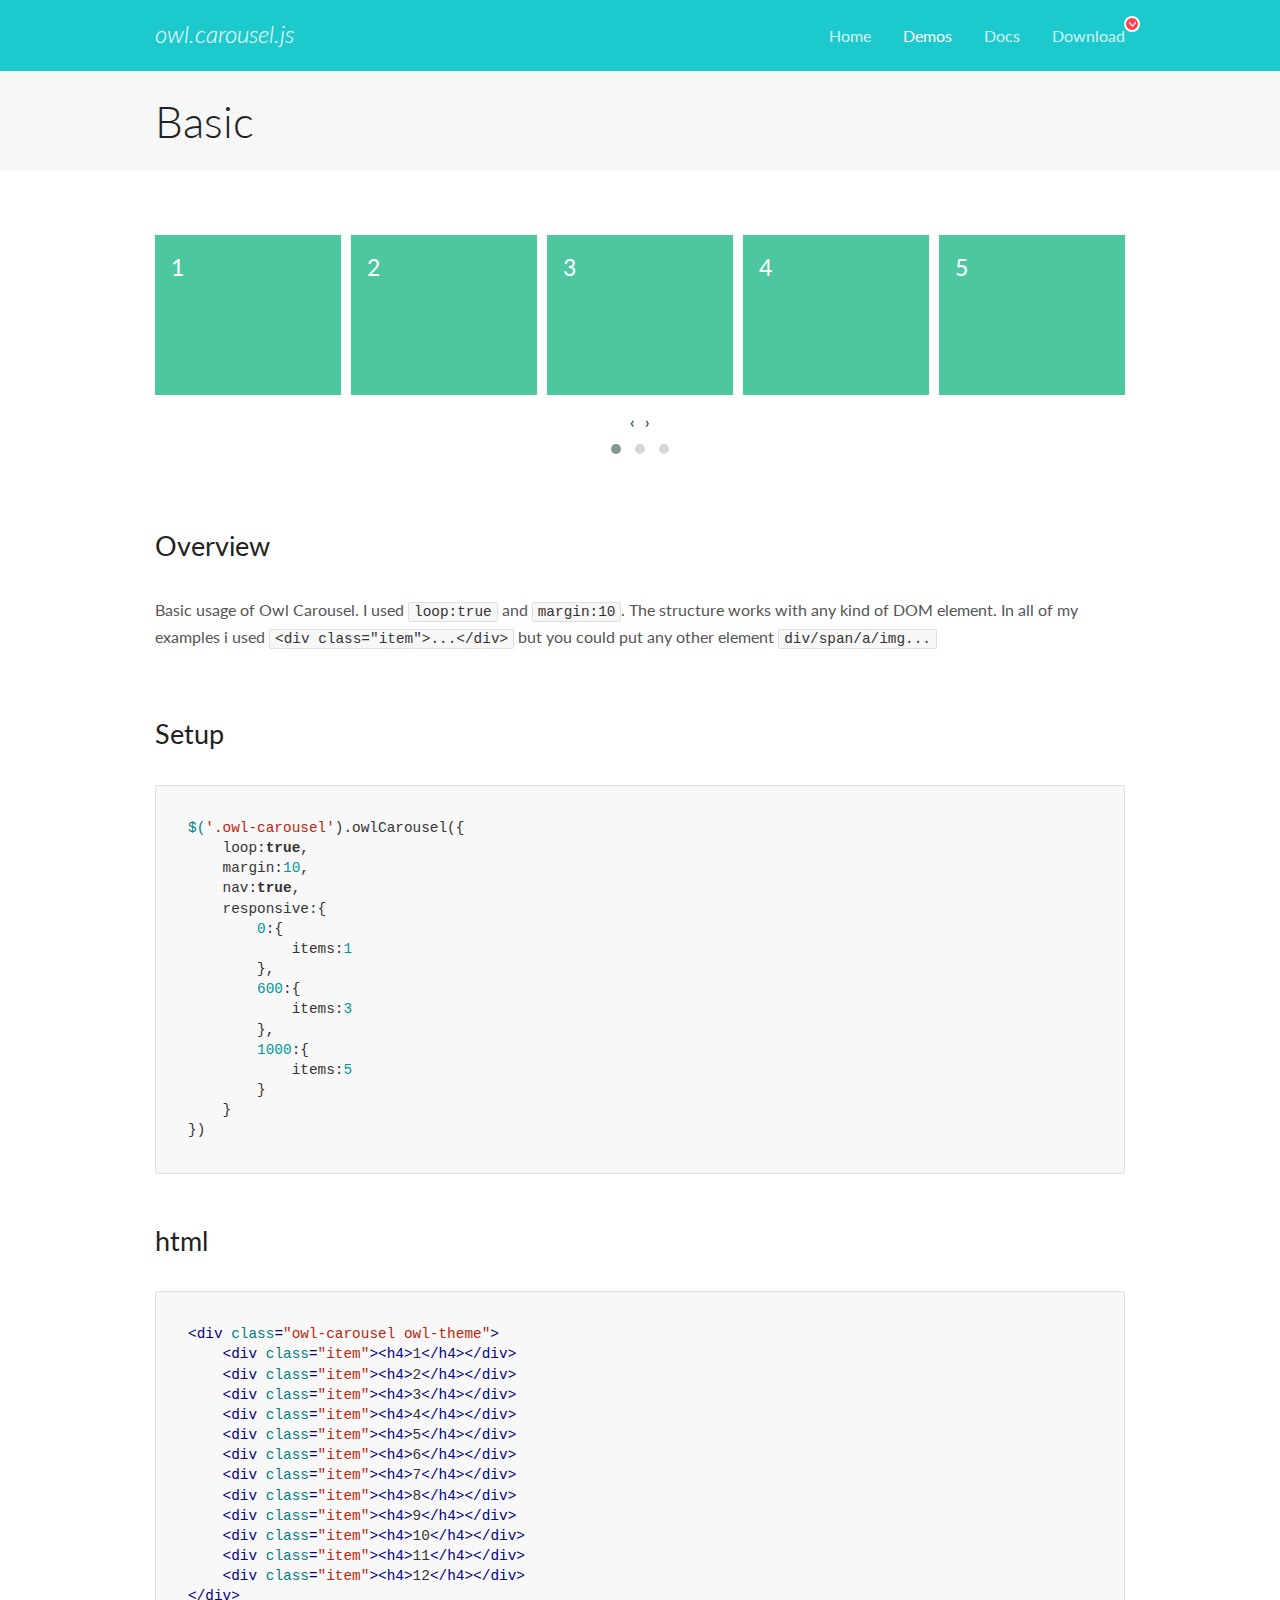
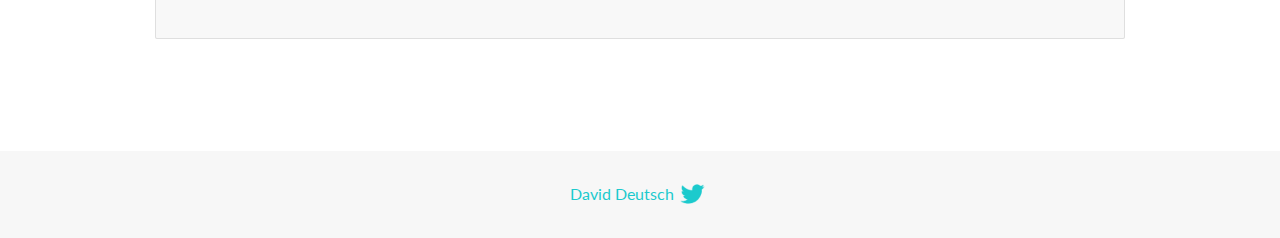
<file: Project/OwlCarousel2-2.3.4/docs/demos/basic.html>
<!DOCTYPE html>
<html lang="en">
  <head>

    <!-- head -->
    <meta charset="utf-8">
    <meta name="msapplication-tap-highlight" content="no" />
    <meta name="viewport" content="width=device-width, initial-scale=1.0" />
    <meta name="description" content="Basic usage demo">
    <meta name="author" content="David Deutsch">
    <title>
      Basic Demo | Owl Carousel | 2.3.4
    </title>

    <!-- Stylesheets -->
    <link href='https://fonts.googleapis.com/css?family=Lato:300,400,700,400italic,300italic' rel='stylesheet' type='text/css'>
    <link rel="stylesheet" href="../assets/css/docs.theme.min.css">

    <!-- Owl Stylesheets -->
    <link rel="stylesheet" href="../assets/owlcarousel/assets/owl.carousel.min.css">
    <link rel="stylesheet" href="../assets/owlcarousel/assets/owl.theme.default.min.css">

    <!-- HTML5 shim and Respond.js IE8 support of HTML5 elements and media queries -->

    <!--[if lt IE 9]>
      <script src="https://oss.maxcdn.com/libs/html5shiv/3.7.0/html5shiv.js"></script>
      <script src="https://oss.maxcdn.com/libs/respond.js/1.3.0/respond.min.js"></script>
    <![endif]-->

    <!-- Favicons -->
    <link rel="apple-touch-icon-precomposed" sizes="144x144" href="../assets/ico/apple-touch-icon-144-precomposed.png">
    <link rel="shortcut icon" href="../assets/ico/favicon.png">
    <link rel="shortcut icon" href="favicon.ico">

    <!-- Yeah i know js should not be in header. Its required for demos.-->

    <!-- javascript -->
    <script src="../assets/vendors/jquery.min.js"></script>
    <script src="../assets/owlcarousel/owl.carousel.js"></script>
  </head>
  <body>

    <!-- header -->
    <header class="header">
      <div class="row">
        <div class="large-12 columns">
          <div class="brand left">
            <h3>
              <a href="/OwlCarousel2/">owl.carousel.js</a> 
            </h3>
          </div>
          <a id="toggle-nav" class="right">
            <span></span> <span></span> <span></span> 
          </a> 
          <div class="nav-bar">
            <ul class="clearfix">
              <li> <a href="/OwlCarousel2/index.html">Home</a>  </li>
              <li class="active">
                <a href="/OwlCarousel2/demos/demos.html">Demos</a> 
              </li>
              <li> <a href="/OwlCarousel2/docs/started-welcome.html">Docs</a>  </li>
              <li>
                <a href="https://github.com/OwlCarousel2/OwlCarousel2/archive/2.3.4.zip">Download</a> 
                <span class="download"></span> 
              </li>
            </ul>
          </div>
        </div>
      </div>
    </header>

    <!-- title -->
    <section class="title">
      <div class="row">
        <div class="large-12 columns">
          <h1>Basic</h1>
        </div>
      </div>
    </section>

    <!--  Demos -->
    <section id="demos">
      <div class="row">
        <div class="large-12 columns">
          <div class="owl-carousel owl-theme">
            <div class="item">
              <h4>1</h4>
            </div>
            <div class="item">
              <h4>2</h4>
            </div>
            <div class="item">
              <h4>3</h4>
            </div>
            <div class="item">
              <h4>4</h4>
            </div>
            <div class="item">
              <h4>5</h4>
            </div>
            <div class="item">
              <h4>6</h4>
            </div>
            <div class="item">
              <h4>7</h4>
            </div>
            <div class="item">
              <h4>8</h4>
            </div>
            <div class="item">
              <h4>9</h4>
            </div>
            <div class="item">
              <h4>10</h4>
            </div>
            <div class="item">
              <h4>11</h4>
            </div>
            <div class="item">
              <h4>12</h4>
            </div>
          </div>
          <h3 id="overview">Overview</h3>
          <p>Basic usage of Owl Carousel. I used <code>loop:true</code> and <code>margin:10</code>. The structure works with any kind of DOM element. In all of my examples i used <code>&lt;div class=&quot;item&quot;&gt;...&lt;/div&gt;</code> but you could
            put any other element <code>div/span/a/img...</code></p>
          <h3 id="setup">Setup</h3>
          <pre><code>$(&#39;.owl-carousel&#39;).owlCarousel({
    loop:true,
    margin:10,
    nav:true,
    responsive:{
        0:{
            items:1
        },
        600:{
            items:3
        },
        1000:{
            items:5
        }
    }
})</code></pre>
          <h3 id="html">html</h3>
          <pre><code>&lt;div class=&quot;owl-carousel owl-theme&quot;&gt;
    &lt;div class=&quot;item&quot;&gt;&lt;h4&gt;1&lt;/h4&gt;&lt;/div&gt;
    &lt;div class=&quot;item&quot;&gt;&lt;h4&gt;2&lt;/h4&gt;&lt;/div&gt;
    &lt;div class=&quot;item&quot;&gt;&lt;h4&gt;3&lt;/h4&gt;&lt;/div&gt;
    &lt;div class=&quot;item&quot;&gt;&lt;h4&gt;4&lt;/h4&gt;&lt;/div&gt;
    &lt;div class=&quot;item&quot;&gt;&lt;h4&gt;5&lt;/h4&gt;&lt;/div&gt;
    &lt;div class=&quot;item&quot;&gt;&lt;h4&gt;6&lt;/h4&gt;&lt;/div&gt;
    &lt;div class=&quot;item&quot;&gt;&lt;h4&gt;7&lt;/h4&gt;&lt;/div&gt;
    &lt;div class=&quot;item&quot;&gt;&lt;h4&gt;8&lt;/h4&gt;&lt;/div&gt;
    &lt;div class=&quot;item&quot;&gt;&lt;h4&gt;9&lt;/h4&gt;&lt;/div&gt;
    &lt;div class=&quot;item&quot;&gt;&lt;h4&gt;10&lt;/h4&gt;&lt;/div&gt;
    &lt;div class=&quot;item&quot;&gt;&lt;h4&gt;11&lt;/h4&gt;&lt;/div&gt;
    &lt;div class=&quot;item&quot;&gt;&lt;h4&gt;12&lt;/h4&gt;&lt;/div&gt;
&lt;/div&gt;</code></pre>
          <script>
            $(document).ready(function() {
              var owl = $('.owl-carousel');
              owl.owlCarousel({
                margin: 10,
                nav: true,
                loop: true,
                responsive: {
                  0: {
                    items: 1
                  },
                  600: {
                    items: 3
                  },
                  1000: {
                    items: 5
                  }
                }
              })
            })
          </script>
        </div>
      </div>
    </section>

    <!-- footer -->
    <footer class="footer">
      <div class="row">
        <div class="large-12 columns">
          <h5>
            <a href="/OwlCarousel2/docs/support-contact.html">David Deutsch</a> 
            <a id="custom-tweet-button" href="https://twitter.com/share?url=https://github.com/OwlCarousel2/OwlCarousel2&text=Owl Carousel - This is so awesome! " target="_blank"></a> 
          </h5>
        </div>
      </div>
    </footer>

    <!-- vendors -->
    <script src="../assets/vendors/highlight.js"></script>
    <script src="../assets/js/app.js"></script>
  </body>
</html>
</file>
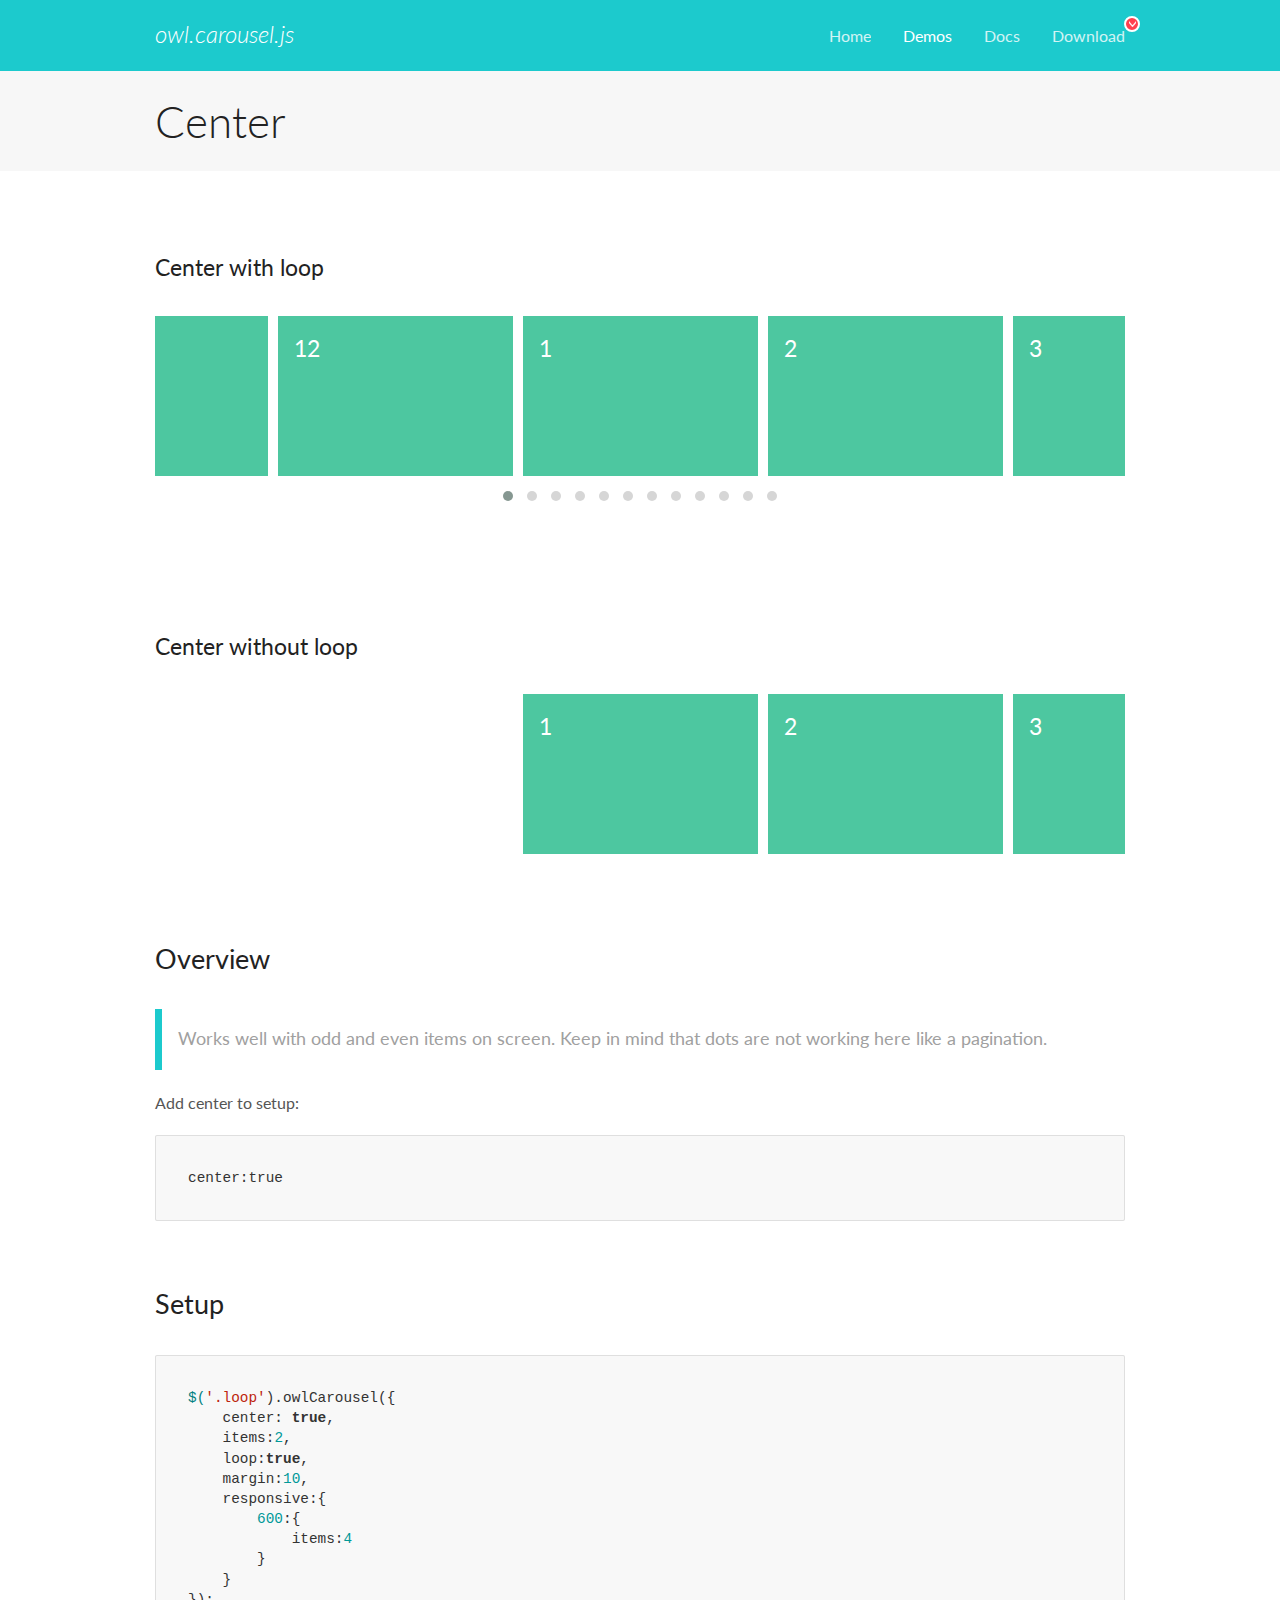
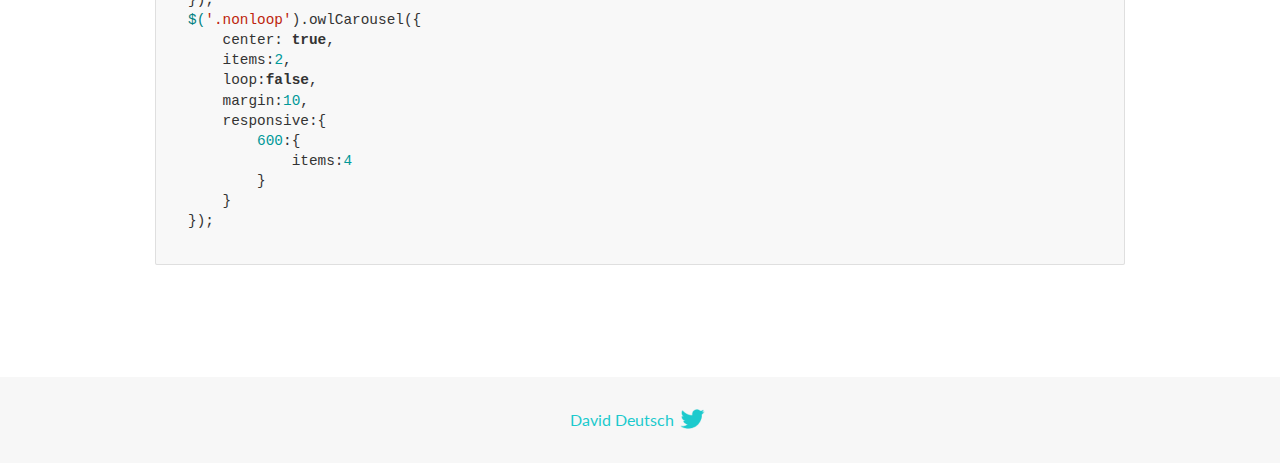
<file: Project/OwlCarousel2-2.3.4/docs/demos/center.html>
<!DOCTYPE html>
<html lang="en">
  <head>

    <!-- head -->
    <meta charset="utf-8">
    <meta name="msapplication-tap-highlight" content="no" />
    <meta name="viewport" content="width=device-width, initial-scale=1.0" />
    <meta name="description" content="Center carousel">
    <meta name="author" content="David Deutsch">
    <title>
      Center Demo | Owl Carousel | 2.3.4
    </title>

    <!-- Stylesheets -->
    <link href='https://fonts.googleapis.com/css?family=Lato:300,400,700,400italic,300italic' rel='stylesheet' type='text/css'>
    <link rel="stylesheet" href="../assets/css/docs.theme.min.css">

    <!-- Owl Stylesheets -->
    <link rel="stylesheet" href="../assets/owlcarousel/assets/owl.carousel.min.css">
    <link rel="stylesheet" href="../assets/owlcarousel/assets/owl.theme.default.min.css">

    <!-- HTML5 shim and Respond.js IE8 support of HTML5 elements and media queries -->

    <!--[if lt IE 9]>
      <script src="https://oss.maxcdn.com/libs/html5shiv/3.7.0/html5shiv.js"></script>
      <script src="https://oss.maxcdn.com/libs/respond.js/1.3.0/respond.min.js"></script>
    <![endif]-->

    <!-- Favicons -->
    <link rel="apple-touch-icon-precomposed" sizes="144x144" href="../assets/ico/apple-touch-icon-144-precomposed.png">
    <link rel="shortcut icon" href="../assets/ico/favicon.png">
    <link rel="shortcut icon" href="favicon.ico">

    <!-- Yeah i know js should not be in header. Its required for demos.-->

    <!-- javascript -->
    <script src="../assets/vendors/jquery.min.js"></script>
    <script src="../assets/owlcarousel/owl.carousel.js"></script>
  </head>
  <body>

    <!-- header -->
    <header class="header">
      <div class="row">
        <div class="large-12 columns">
          <div class="brand left">
            <h3>
              <a href="/OwlCarousel2/">owl.carousel.js</a> 
            </h3>
          </div>
          <a id="toggle-nav" class="right">
            <span></span> <span></span> <span></span> 
          </a> 
          <div class="nav-bar">
            <ul class="clearfix">
              <li> <a href="/OwlCarousel2/index.html">Home</a>  </li>
              <li class="active">
                <a href="/OwlCarousel2/demos/demos.html">Demos</a> 
              </li>
              <li> <a href="/OwlCarousel2/docs/started-welcome.html">Docs</a>  </li>
              <li>
                <a href="https://github.com/OwlCarousel2/OwlCarousel2/archive/2.3.4.zip">Download</a> 
                <span class="download"></span> 
              </li>
            </ul>
          </div>
        </div>
      </div>
    </header>

    <!-- title -->
    <section class="title">
      <div class="row">
        <div class="large-12 columns">
          <h1>Center</h1>
        </div>
      </div>
    </section>

    <!--  Demos -->
    <section id="demos">
      <div class="row">
        <div class="large-12 columns">
          <h4 id="center-with-loop">Center with loop</h4>
          <div class="loop owl-carousel owl-theme">
            <div class="item">
              <h4>1</h4>
            </div>
            <div class="item">
              <h4>2</h4>
            </div>
            <div class="item">
              <h4>3</h4>
            </div>
            <div class="item">
              <h4>4</h4>
            </div>
            <div class="item">
              <h4>5</h4>
            </div>
            <div class="item">
              <h4>6</h4>
            </div>
            <div class="item">
              <h4>7</h4>
            </div>
            <div class="item">
              <h4>8</h4>
            </div>
            <div class="item">
              <h4>9</h4>
            </div>
            <div class="item">
              <h4>10</h4>
            </div>
            <div class="item">
              <h4>11</h4>
            </div>
            <div class="item">
              <h4>12</h4>
            </div>
          </div>
          <br>
          <h4 id="center-without-loop">Center without loop</h4>
          <div class="nonloop owl-carousel">
            <div class="item">
              <h4>1</h4>
            </div>
            <div class="item">
              <h4>2</h4>
            </div>
            <div class="item">
              <h4>3</h4>
            </div>
            <div class="item">
              <h4>4</h4>
            </div>
            <div class="item">
              <h4>5</h4>
            </div>
            <div class="item">
              <h4>6</h4>
            </div>
            <div class="item">
              <h4>7</h4>
            </div>
            <div class="item">
              <h4>8</h4>
            </div>
            <div class="item">
              <h4>9</h4>
            </div>
            <div class="item">
              <h4>10</h4>
            </div>
            <div class="item">
              <h4>11</h4>
            </div>
            <div class="item">
              <h4>12</h4>
            </div>
          </div>
          <h3 id="overview">Overview</h3>
          <blockquote>
            <p>Works well with odd and even items on screen. Keep in mind that dots are not working here like a pagination.</p>
          </blockquote>
          <p>Add center to setup:</p>
          <pre><code>center:true</code></pre>
          <h3 id="setup">Setup</h3>
          <pre><code>$(&#39;.loop&#39;).owlCarousel({
    center: true,
    items:2,
    loop:true,
    margin:10,
    responsive:{
        600:{
            items:4
        }
    }
});
$(&#39;.nonloop&#39;).owlCarousel({
    center: true,
    items:2,
    loop:false,
    margin:10,
    responsive:{
        600:{
            items:4
        }
    }
});</code></pre>
          <script>
            jQuery(document).ready(function($) {
              $('.loop').owlCarousel({
                center: true,
                items: 2,
                loop: true,
                margin: 10,
                responsive: {
                  600: {
                    items: 4
                  }
                }
              });
              $('.nonloop').owlCarousel({
                center: true,
                items: 2,
                loop: false,
                margin: 10,
                responsive: {
                  600: {
                    items: 4
                  }
                }
              });
            });
          </script>
        </div>
      </div>
    </section>

    <!-- footer -->
    <footer class="footer">
      <div class="row">
        <div class="large-12 columns">
          <h5>
            <a href="/OwlCarousel2/docs/support-contact.html">David Deutsch</a> 
            <a id="custom-tweet-button" href="https://twitter.com/share?url=https://github.com/OwlCarousel2/OwlCarousel2&text=Owl Carousel - This is so awesome! " target="_blank"></a> 
          </h5>
        </div>
      </div>
    </footer>

    <!-- vendors -->
    <script src="../assets/vendors/highlight.js"></script>
    <script src="../assets/js/app.js"></script>
  </body>
</html>
</file>
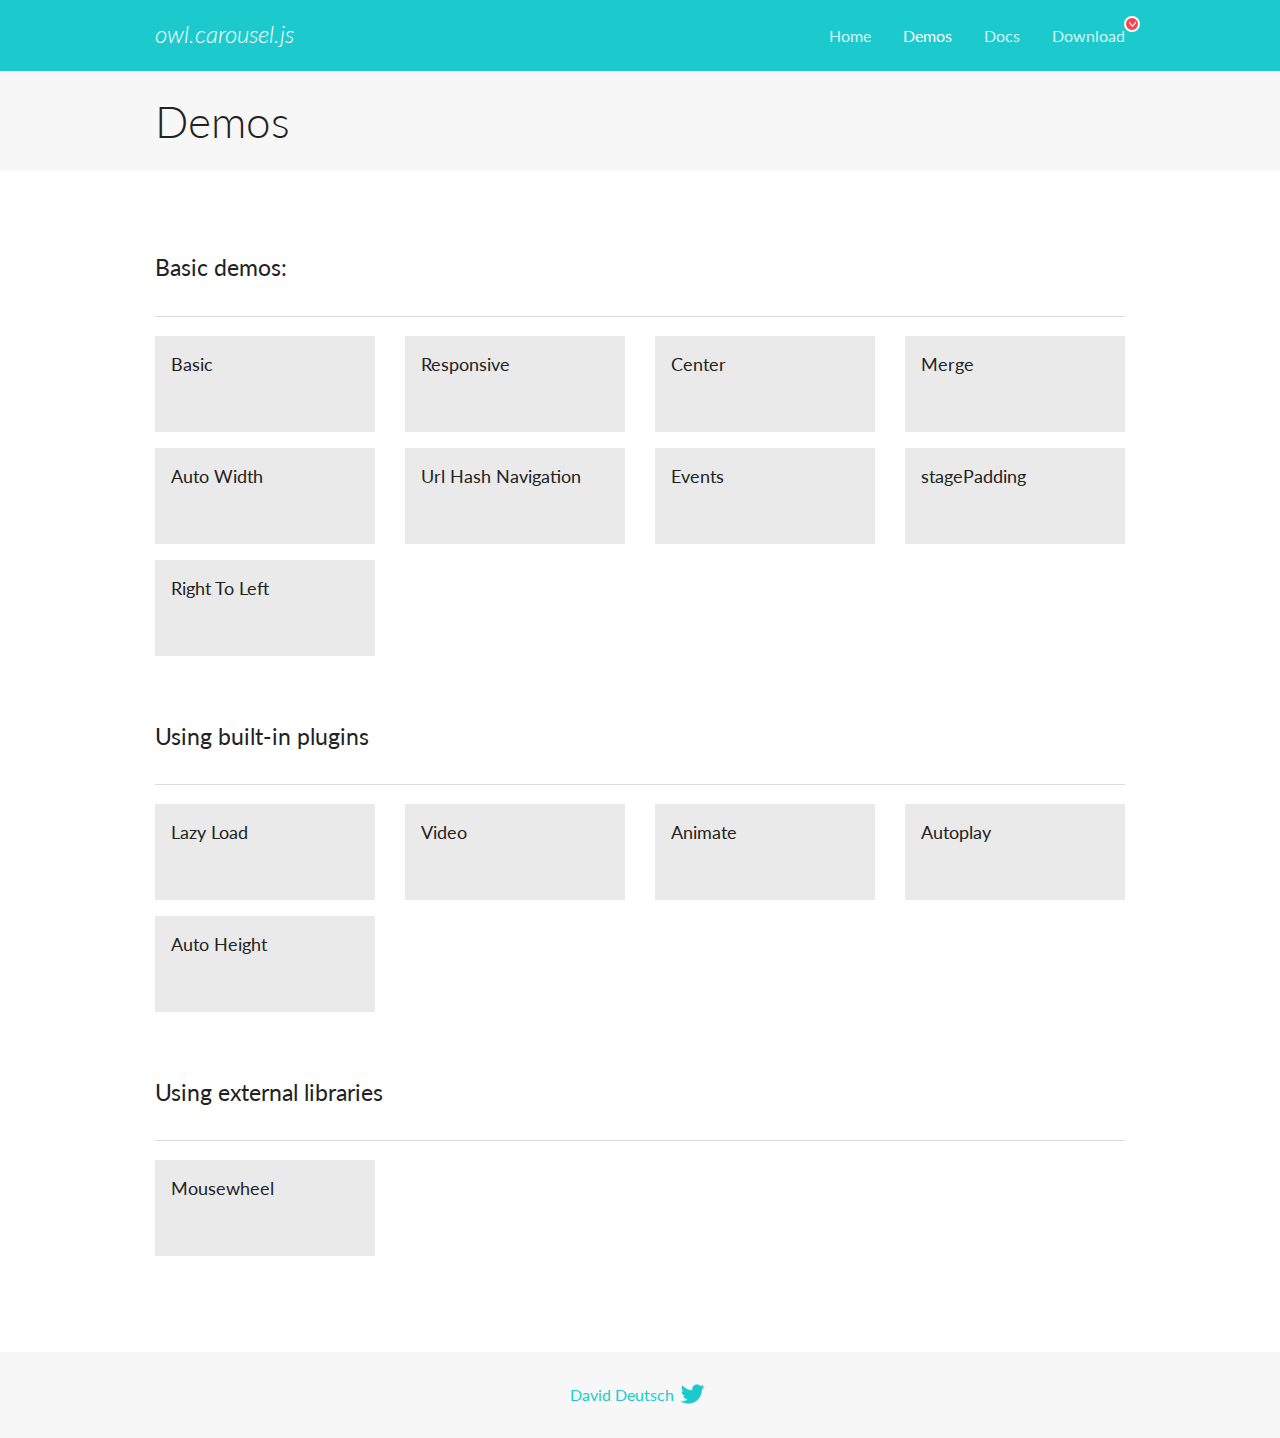
<file: Project/OwlCarousel2-2.3.4/docs/demos/demos.html>
<!DOCTYPE html>
<html lang="en">
  <head>

    <!-- head -->
    <meta charset="utf-8">
    <meta name="msapplication-tap-highlight" content="no" />
    <meta name="viewport" content="width=device-width, initial-scale=1.0" />
    <meta name="description" content="A list of Owl Carousel examples.">
    <meta name="author" content="David Deutsch">
    <title>
      Demos | Owl Carousel | 2.3.4
    </title>

    <!-- Stylesheets -->
    <link href='https://fonts.googleapis.com/css?family=Lato:300,400,700,400italic,300italic' rel='stylesheet' type='text/css'>
    <link rel="stylesheet" href="../assets/css/docs.theme.min.css">

    <!-- Owl Stylesheets -->
    <link rel="stylesheet" href="../assets/owlcarousel/assets/owl.carousel.min.css">
    <link rel="stylesheet" href="../assets/owlcarousel/assets/owl.theme.default.min.css">

    <!-- HTML5 shim and Respond.js IE8 support of HTML5 elements and media queries -->

    <!--[if lt IE 9]>
      <script src="https://oss.maxcdn.com/libs/html5shiv/3.7.0/html5shiv.js"></script>
      <script src="https://oss.maxcdn.com/libs/respond.js/1.3.0/respond.min.js"></script>
    <![endif]-->

    <!-- Favicons -->
    <link rel="apple-touch-icon-precomposed" sizes="144x144" href="../assets/ico/apple-touch-icon-144-precomposed.png">
    <link rel="shortcut icon" href="../assets/ico/favicon.png">
    <link rel="shortcut icon" href="favicon.ico">

    <!-- Yeah i know js should not be in header. Its required for demos.-->

    <!-- javascript -->
    <script src="../assets/vendors/jquery.min.js"></script>
    <script src="../assets/owlcarousel/owl.carousel.js"></script>
  </head>
  <body>

    <!-- header -->
    <header class="header">
      <div class="row">
        <div class="large-12 columns">
          <div class="brand left">
            <h3>
              <a href="/OwlCarousel2/">owl.carousel.js</a> 
            </h3>
          </div>
          <a id="toggle-nav" class="right">
            <span></span> <span></span> <span></span> 
          </a> 
          <div class="nav-bar">
            <ul class="clearfix">
              <li> <a href="/OwlCarousel2/index.html">Home</a>  </li>
              <li class="active">
                <a href="/OwlCarousel2/demos/demos.html">Demos</a> 
              </li>
              <li> <a href="/OwlCarousel2/docs/started-welcome.html">Docs</a>  </li>
              <li>
                <a href="https://github.com/OwlCarousel2/OwlCarousel2/archive/2.3.4.zip">Download</a> 
                <span class="download"></span> 
              </li>
            </ul>
          </div>
        </div>
      </div>
    </header>

    <!-- title -->
    <section class="title">
      <div class="row">
        <div class="large-12 columns">
          <h1>Demos</h1>
        </div>
      </div>
    </section>

    <!--  Demos -->
    <section id="demos">
      <div class="row">
        <div class="large-12 columns">
          <h4 id="basic-demos-">Basic demos:</h4>
          <hr>
          <div class="demo-list">
            <div class="row">
              <div class="small-6 medium-4 large-3 columns">
                <a href="basic.html" class="demo-block">
                  <h5>Basic </h5>
                </a> 
              </div>
              <div class="small-6 medium-4 large-3 columns">
                <a href="responsive.html" class="demo-block">
                  <h5>Responsive </h5>
                </a> 
              </div>
              <div class="small-6 medium-4 large-3 columns">
                <a href="center.html" class="demo-block">
                  <h5>Center </h5>
                </a> 
              </div>
              <div class="small-6 medium-4 large-3 columns">
                <a href="merge.html" class="demo-block">
                  <h5>Merge </h5>
                </a> 
              </div>
              <div class="small-6 medium-4 large-3 columns">
                <a href="autowidth.html" class="demo-block">
                  <h5>Auto Width </h5>
                </a> 
              </div>
              <div class="small-6 medium-4 large-3 columns">
                <a href="urlhashnav.html" class="demo-block">
                  <h5>Url Hash Navigation </h5>
                </a> 
              </div>
              <div class="small-6 medium-4 large-3 columns">
                <a href="events.html" class="demo-block">
                  <h5>Events </h5>
                </a> 
              </div>
              <div class="small-6 medium-4 large-3 columns">
                <a href="stagepadding.html" class="demo-block">
                  <h5>stagePadding </h5>
                </a> 
              </div>
              <div class="small-6 medium-4 large-3 columns">
                <a href="rtl.html" class="demo-block">
                  <h5>Right To Left </h5>
                </a> 
              </div>
            </div>
          </div>
          <h4 id="using-built-in-plugins">Using built-in plugins</h4>
          <hr>
          <div class="demo-list">
            <div class="row">
              <div class="small-6 medium-4 large-3 columns">
                <a href="lazyLoad.html" class="demo-block">
                  <h5>Lazy Load </h5>
                </a> 
              </div>
              <div class="small-6 medium-4 large-3 columns">
                <a href="video.html" class="demo-block">
                  <h5>Video </h5>
                </a> 
              </div>
              <div class="small-6 medium-4 large-3 columns">
                <a href="animate.html" class="demo-block">
                  <h5>Animate </h5>
                </a> 
              </div>
              <div class="small-6 medium-4 large-3 columns">
                <a href="autoplay.html" class="demo-block">
                  <h5>Autoplay </h5>
                </a> 
              </div>
              <div class="small-6 medium-4 large-3 columns">
                <a href="autoheight.html" class="demo-block">
                  <h5>Auto Height </h5>
                </a> 
              </div>
            </div>
          </div>
          <h4 id="using-external-libraries">Using external libraries</h4>
          <hr>
          <div class="demo-list">
            <div class="row">
              <div class="small-6 medium-4 large-3 columns">
                <a href="mousewheel.html" class="demo-block">
                  <h5>Mousewheel </h5>
                </a> 
              </div>
            </div>
          </div>
        </div>
      </div>
    </section>

    <!-- footer -->
    <footer class="footer">
      <div class="row">
        <div class="large-12 columns">
          <h5>
            <a href="/OwlCarousel2/docs/support-contact.html">David Deutsch</a> 
            <a id="custom-tweet-button" href="https://twitter.com/share?url=https://github.com/OwlCarousel2/OwlCarousel2&text=Owl Carousel - This is so awesome! " target="_blank"></a> 
          </h5>
        </div>
      </div>
    </footer>

    <!-- vendors -->
    <script src="../assets/vendors/highlight.js"></script>
    <script src="../assets/js/app.js"></script>
  </body>
</html>
</file>
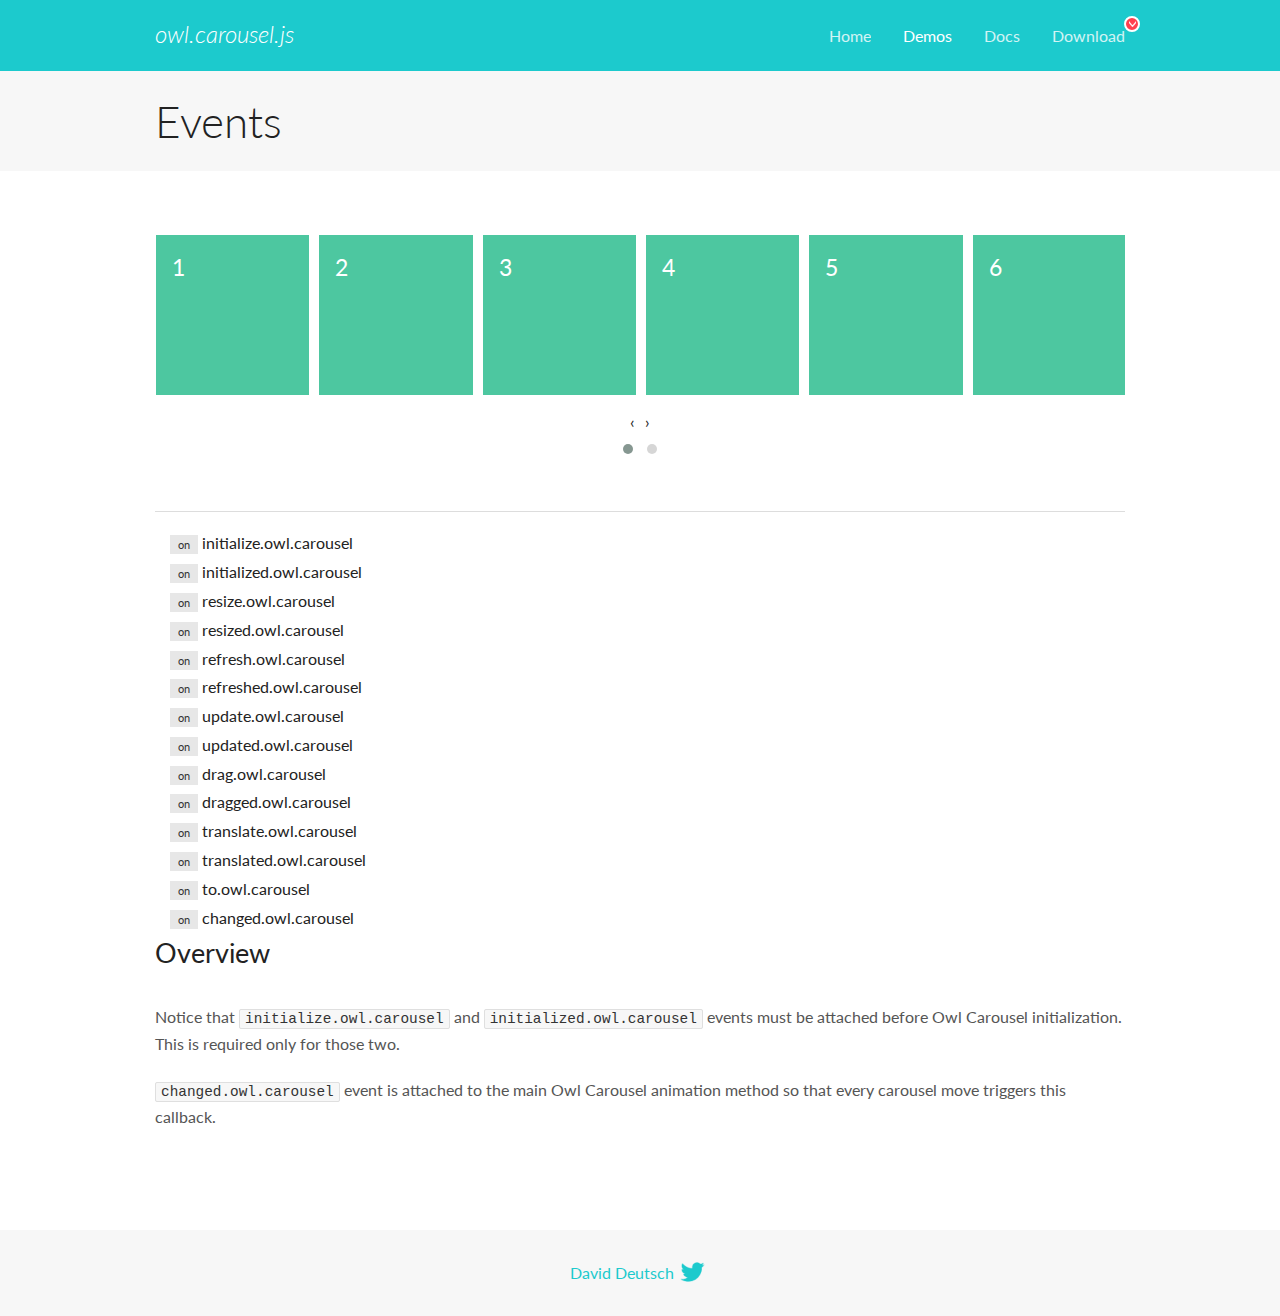
<file: Project/OwlCarousel2-2.3.4/docs/demos/events.html>
<!DOCTYPE html>
<html lang="en">
  <head>

    <!-- head -->
    <meta charset="utf-8">
    <meta name="msapplication-tap-highlight" content="no" />
    <meta name="viewport" content="width=device-width, initial-scale=1.0" />
    <meta name="description" content="Events usage demo">
    <meta name="author" content="David Deutsch">
    <title>
      Events Demo | Owl Carousel | 2.3.4
    </title>

    <!-- Stylesheets -->
    <link href='https://fonts.googleapis.com/css?family=Lato:300,400,700,400italic,300italic' rel='stylesheet' type='text/css'>
    <link rel="stylesheet" href="../assets/css/docs.theme.min.css">

    <!-- Owl Stylesheets -->
    <link rel="stylesheet" href="../assets/owlcarousel/assets/owl.carousel.min.css">
    <link rel="stylesheet" href="../assets/owlcarousel/assets/owl.theme.default.min.css">

    <!-- HTML5 shim and Respond.js IE8 support of HTML5 elements and media queries -->

    <!--[if lt IE 9]>
      <script src="https://oss.maxcdn.com/libs/html5shiv/3.7.0/html5shiv.js"></script>
      <script src="https://oss.maxcdn.com/libs/respond.js/1.3.0/respond.min.js"></script>
    <![endif]-->

    <!-- Favicons -->
    <link rel="apple-touch-icon-precomposed" sizes="144x144" href="../assets/ico/apple-touch-icon-144-precomposed.png">
    <link rel="shortcut icon" href="../assets/ico/favicon.png">
    <link rel="shortcut icon" href="favicon.ico">

    <!-- Yeah i know js should not be in header. Its required for demos.-->

    <!-- javascript -->
    <script src="../assets/vendors/jquery.min.js"></script>
    <script src="../assets/owlcarousel/owl.carousel.js"></script>
  </head>
  <body>

    <!-- header -->
    <header class="header">
      <div class="row">
        <div class="large-12 columns">
          <div class="brand left">
            <h3>
              <a href="/OwlCarousel2/">owl.carousel.js</a> 
            </h3>
          </div>
          <a id="toggle-nav" class="right">
            <span></span> <span></span> <span></span> 
          </a> 
          <div class="nav-bar">
            <ul class="clearfix">
              <li> <a href="/OwlCarousel2/index.html">Home</a>  </li>
              <li class="active">
                <a href="/OwlCarousel2/demos/demos.html">Demos</a> 
              </li>
              <li> <a href="/OwlCarousel2/docs/started-welcome.html">Docs</a>  </li>
              <li>
                <a href="https://github.com/OwlCarousel2/OwlCarousel2/archive/2.3.4.zip">Download</a> 
                <span class="download"></span> 
              </li>
            </ul>
          </div>
        </div>
      </div>
    </header>

    <!-- title -->
    <section class="title">
      <div class="row">
        <div class="large-12 columns">
          <h1>Events</h1>
        </div>
      </div>
    </section>

    <!--  Demos -->
    <section id="demos">
      <div class="row">
        <div class="large-12 columns">
          <div class="owl-carousel owl-theme">
            <div class="item">
              <h4>1</h4>
            </div>
            <div class="item">
              <h4>2</h4>
            </div>
            <div class="item">
              <h4>3</h4>
            </div>
            <div class="item">
              <h4>4</h4>
            </div>
            <div class="item">
              <h4>5</h4>
            </div>
            <div class="item">
              <h4>6</h4>
            </div>
            <div class="item">
              <h4>7</h4>
            </div>
            <div class="item">
              <h4>8</h4>
            </div>
            <div class="item">
              <h4>9</h4>
            </div>
            <div class="item">
              <h4>10</h4>
            </div>
            <div class="item">
              <h4>11</h4>
            </div>
            <div class="item">
              <h4>12</h4>
            </div>
          </div>
          <hr>
          <div class="large-12 columns callbacks">
            <div><span class="label secondary initialize">on</span>  initialize.owl.carousel </div>
            <div><span class="label secondary initialized">on</span>  initialized.owl.carousel </div>
            <div><span class="label secondary resize">on</span>  resize.owl.carousel </div>
            <div><span class="label secondary resized">on</span>  resized.owl.carousel </div>
            <div><span class="label secondary refresh">on</span>  refresh.owl.carousel </div>
            <div><span class="label secondary refreshed">on</span>  refreshed.owl.carousel </div>
            <div><span class="label secondary update">on</span>  update.owl.carousel </div>
            <div><span class="label secondary updated">on</span>  updated.owl.carousel </div>
            <div><span class="label secondary drag">on</span>  drag.owl.carousel </div>
            <div><span class="label secondary dragged">on</span>  dragged.owl.carousel </div>
            <div><span class="label secondary translate">on</span>  translate.owl.carousel </div>
            <div><span class="label secondary translated">on</span>  translated.owl.carousel </div>
            <div><span class="label secondary to">on</span>  to.owl.carousel </div>
            <div><span class="label secondary changed">on</span>  changed.owl.carousel </div>
          </div>
          <h3 id="overview">Overview</h3>
          <p>Notice that <code>initialize.owl.carousel</code> and <code>initialized.owl.carousel</code> events must be attached before Owl Carousel initialization. This is required only for those two.</p>
          <p><code>changed.owl.carousel</code> event is attached to the main Owl Carousel animation method so that every carousel move triggers this callback.</p>
          <script>
            jQuery(document).ready(function($) {
              var owl = $('.owl-carousel');
              owl.on('initialize.owl.carousel initialized.owl.carousel ' +
                'initialize.owl.carousel initialize.owl.carousel ' +
                'resize.owl.carousel resized.owl.carousel ' +
                'refresh.owl.carousel refreshed.owl.carousel ' +
                'update.owl.carousel updated.owl.carousel ' +
                'drag.owl.carousel dragged.owl.carousel ' +
                'translate.owl.carousel translated.owl.carousel ' +
                'to.owl.carousel changed.owl.carousel',
                function(e) {
                  $('.' + e.type)
                    .removeClass('secondary')
                    .addClass('success');
                  window.setTimeout(function() {
                    $('.' + e.type)
                      .removeClass('success')
                      .addClass('secondary');
                  }, 500);
                });
              owl.owlCarousel({
                loop: true,
                nav: true,
                lazyLoad: true,
                margin: 10,
                video: true,
                responsive: {
                  0: {
                    items: 1
                  },
                  600: {
                    items: 3
                  },
                  960: {
                    items: 5,
                  },
                  1200: {
                    items: 6
                  }
                }
              });
            });
          </script>
        </div>
      </div>
    </section>

    <!-- footer -->
    <footer class="footer">
      <div class="row">
        <div class="large-12 columns">
          <h5>
            <a href="/OwlCarousel2/docs/support-contact.html">David Deutsch</a> 
            <a id="custom-tweet-button" href="https://twitter.com/share?url=https://github.com/OwlCarousel2/OwlCarousel2&text=Owl Carousel - This is so awesome! " target="_blank"></a> 
          </h5>
        </div>
      </div>
    </footer>

    <!-- vendors -->
    <script src="../assets/vendors/highlight.js"></script>
    <script src="../assets/js/app.js"></script>
  </body>
</html>
</file>
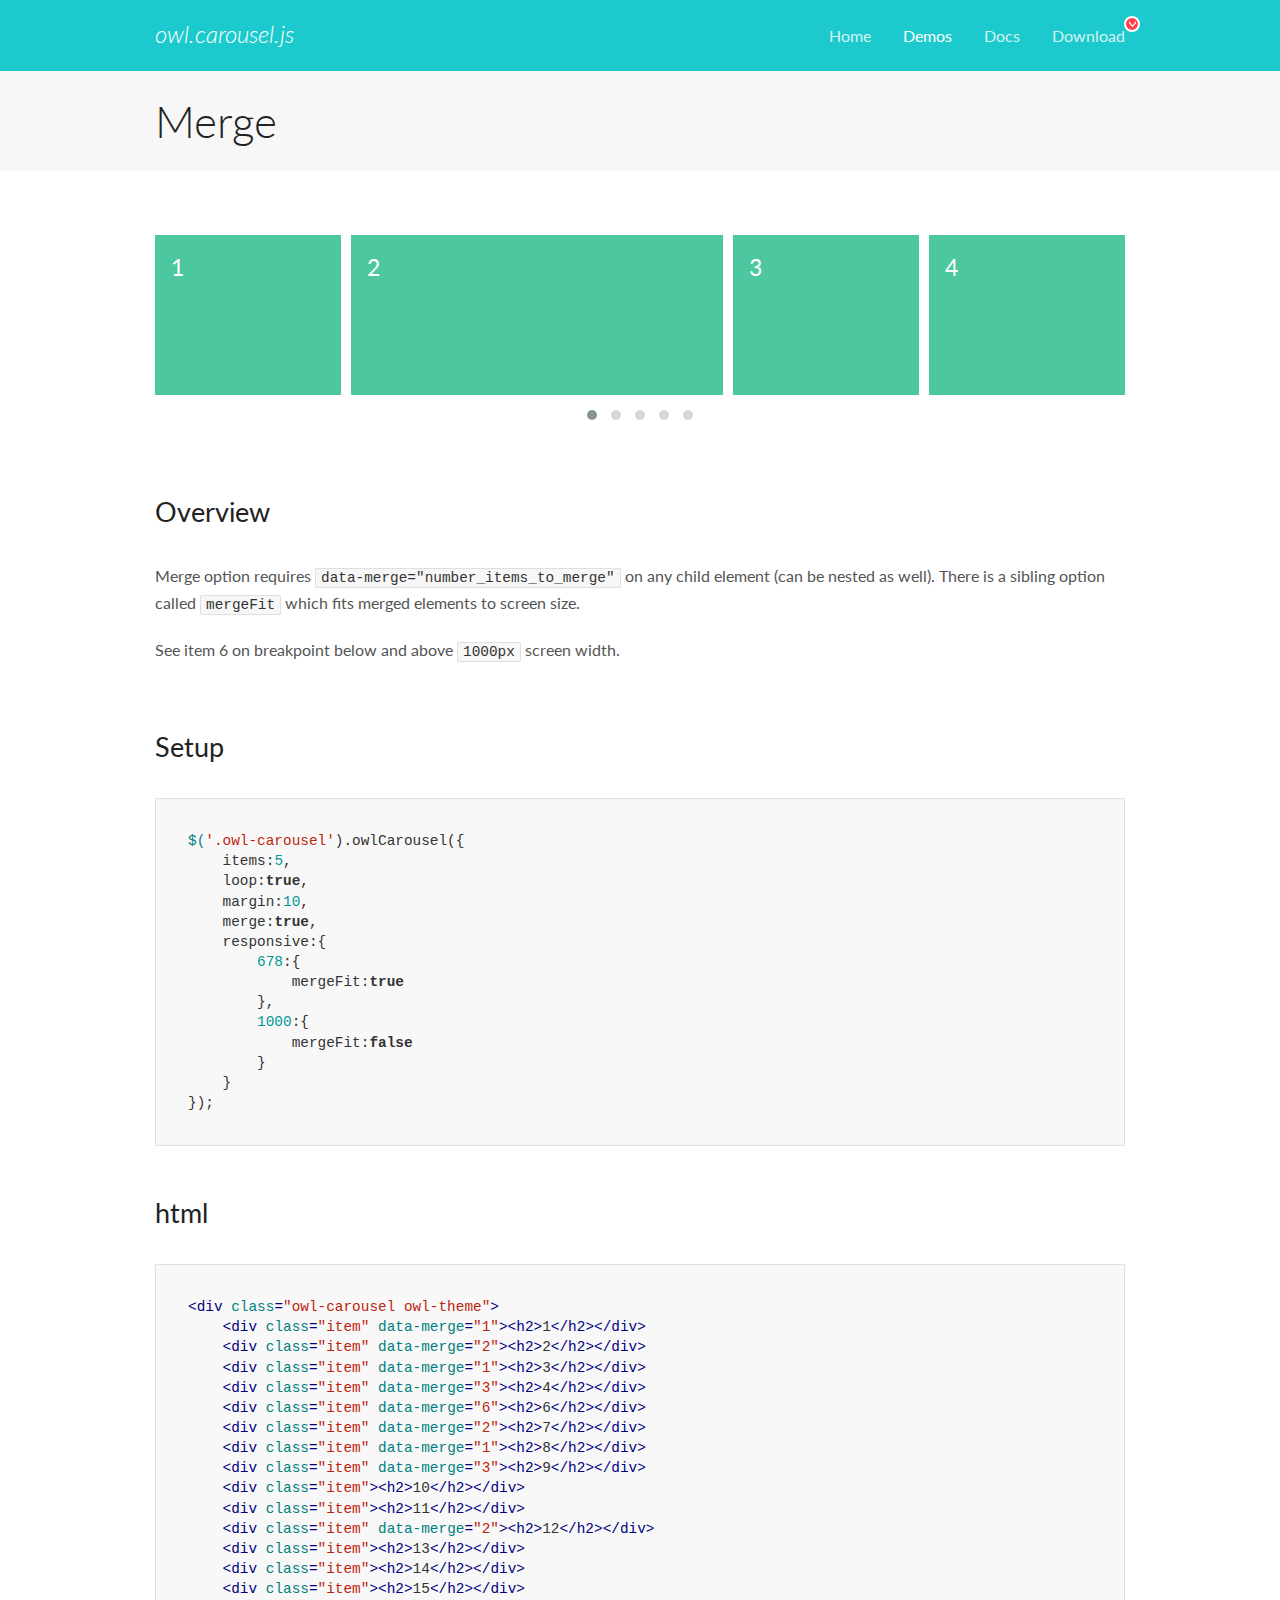
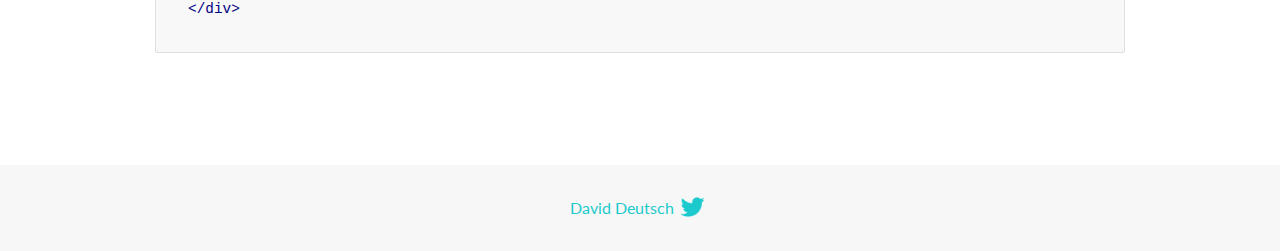
<file: Project/OwlCarousel2-2.3.4/docs/demos/merge.html>
<!DOCTYPE html>
<html lang="en">
  <head>

    <!-- head -->
    <meta charset="utf-8">
    <meta name="msapplication-tap-highlight" content="no" />
    <meta name="viewport" content="width=device-width, initial-scale=1.0" />
    <meta name="description" content="Merge Items">
    <meta name="author" content="David Deutsch">
    <title>
      Merge Demo | Owl Carousel | 2.3.4
    </title>

    <!-- Stylesheets -->
    <link href='https://fonts.googleapis.com/css?family=Lato:300,400,700,400italic,300italic' rel='stylesheet' type='text/css'>
    <link rel="stylesheet" href="../assets/css/docs.theme.min.css">

    <!-- Owl Stylesheets -->
    <link rel="stylesheet" href="../assets/owlcarousel/assets/owl.carousel.min.css">
    <link rel="stylesheet" href="../assets/owlcarousel/assets/owl.theme.default.min.css">

    <!-- HTML5 shim and Respond.js IE8 support of HTML5 elements and media queries -->

    <!--[if lt IE 9]>
      <script src="https://oss.maxcdn.com/libs/html5shiv/3.7.0/html5shiv.js"></script>
      <script src="https://oss.maxcdn.com/libs/respond.js/1.3.0/respond.min.js"></script>
    <![endif]-->

    <!-- Favicons -->
    <link rel="apple-touch-icon-precomposed" sizes="144x144" href="../assets/ico/apple-touch-icon-144-precomposed.png">
    <link rel="shortcut icon" href="../assets/ico/favicon.png">
    <link rel="shortcut icon" href="favicon.ico">

    <!-- Yeah i know js should not be in header. Its required for demos.-->

    <!-- javascript -->
    <script src="../assets/vendors/jquery.min.js"></script>
    <script src="../assets/owlcarousel/owl.carousel.js"></script>
  </head>
  <body>

    <!-- header -->
    <header class="header">
      <div class="row">
        <div class="large-12 columns">
          <div class="brand left">
            <h3>
              <a href="/OwlCarousel2/">owl.carousel.js</a> 
            </h3>
          </div>
          <a id="toggle-nav" class="right">
            <span></span> <span></span> <span></span> 
          </a> 
          <div class="nav-bar">
            <ul class="clearfix">
              <li> <a href="/OwlCarousel2/index.html">Home</a>  </li>
              <li class="active">
                <a href="/OwlCarousel2/demos/demos.html">Demos</a> 
              </li>
              <li> <a href="/OwlCarousel2/docs/started-welcome.html">Docs</a>  </li>
              <li>
                <a href="https://github.com/OwlCarousel2/OwlCarousel2/archive/2.3.4.zip">Download</a> 
                <span class="download"></span> 
              </li>
            </ul>
          </div>
        </div>
      </div>
    </header>

    <!-- title -->
    <section class="title">
      <div class="row">
        <div class="large-12 columns">
          <h1>Merge</h1>
        </div>
      </div>
    </section>

    <!--  Demos -->
    <section id="demos">
      <div class="row">
        <div class="large-12 columns">
          <div class="owl-carousel owl-theme">
            <div class="item" data-merge="1">
              <h4>1</h4>
            </div>
            <div class="item" data-merge="2">
              <h4>2</h4>
            </div>
            <div class="item" data-merge="1">
              <h4>3</h4>
            </div>
            <div class="item" data-merge="3">
              <h4>4</h4>
            </div>
            <div class="item" data-merge="6">
              <h4>6</h4>
            </div>
            <div class="item" data-merge="2">
              <h4>7</h4>
            </div>
            <div class="item" data-merge="1">
              <h4>8</h4>
            </div>
            <div class="item" data-merge="3">
              <h4>9</h4>
            </div>
            <div class="item">
              <h4>10</h4>
            </div>
            <div class="item">
              <h4>11</h4>
            </div>
            <div class="item" data-merge="2">
              <h4>12</h4>
            </div>
            <div class="item">
              <h4>13</h4>
            </div>
            <div class="item">
              <h4>14</h4>
            </div>
            <div class="item">
              <h4>15</h4>
            </div>
          </div>
          <h3 id="overview">Overview</h3>
          <p>Merge option requires <code>data-merge=&quot;number_items_to_merge&quot;</code> on any child element (can be nested as well). There is a sibling option called <code>mergeFit</code> which fits merged elements to screen size. </p>
          <p>See item 6 on breakpoint below and above <code>1000px</code> screen width.</p>
          <h3 id="setup">Setup</h3>
          <pre><code>$(&#39;.owl-carousel&#39;).owlCarousel({
    items:5,
    loop:true,
    margin:10,
    merge:true,
    responsive:{
        678:{
            mergeFit:true
        },
        1000:{
            mergeFit:false
        }
    }
});</code></pre>
          <h3 id="html">html</h3>
          <pre><code>&lt;div class=&quot;owl-carousel owl-theme&quot;&gt;
    &lt;div class=&quot;item&quot; data-merge=&quot;1&quot;&gt;&lt;h2&gt;1&lt;/h2&gt;&lt;/div&gt;
    &lt;div class=&quot;item&quot; data-merge=&quot;2&quot;&gt;&lt;h2&gt;2&lt;/h2&gt;&lt;/div&gt;
    &lt;div class=&quot;item&quot; data-merge=&quot;1&quot;&gt;&lt;h2&gt;3&lt;/h2&gt;&lt;/div&gt;
    &lt;div class=&quot;item&quot; data-merge=&quot;3&quot;&gt;&lt;h2&gt;4&lt;/h2&gt;&lt;/div&gt;
    &lt;div class=&quot;item&quot; data-merge=&quot;6&quot;&gt;&lt;h2&gt;6&lt;/h2&gt;&lt;/div&gt;
    &lt;div class=&quot;item&quot; data-merge=&quot;2&quot;&gt;&lt;h2&gt;7&lt;/h2&gt;&lt;/div&gt;
    &lt;div class=&quot;item&quot; data-merge=&quot;1&quot;&gt;&lt;h2&gt;8&lt;/h2&gt;&lt;/div&gt;
    &lt;div class=&quot;item&quot; data-merge=&quot;3&quot;&gt;&lt;h2&gt;9&lt;/h2&gt;&lt;/div&gt;
    &lt;div class=&quot;item&quot;&gt;&lt;h2&gt;10&lt;/h2&gt;&lt;/div&gt;
    &lt;div class=&quot;item&quot;&gt;&lt;h2&gt;11&lt;/h2&gt;&lt;/div&gt;
    &lt;div class=&quot;item&quot; data-merge=&quot;2&quot;&gt;&lt;h2&gt;12&lt;/h2&gt;&lt;/div&gt;
    &lt;div class=&quot;item&quot;&gt;&lt;h2&gt;13&lt;/h2&gt;&lt;/div&gt;
    &lt;div class=&quot;item&quot;&gt;&lt;h2&gt;14&lt;/h2&gt;&lt;/div&gt;
    &lt;div class=&quot;item&quot;&gt;&lt;h2&gt;15&lt;/h2&gt;&lt;/div&gt;
&lt;/div&gt;</code></pre>
          <script>
            $(document).ready(function() {
              $('.owl-carousel').owlCarousel({
                items: 5,
                loop: true,
                margin: 10,
                merge: true,
                responsive: {
                  678: {
                    mergeFit: true
                  },
                  1000: {
                    mergeFit: false
                  }
                }
              });
            })
          </script>
        </div>
      </div>
    </section>

    <!-- footer -->
    <footer class="footer">
      <div class="row">
        <div class="large-12 columns">
          <h5>
            <a href="/OwlCarousel2/docs/support-contact.html">David Deutsch</a> 
            <a id="custom-tweet-button" href="https://twitter.com/share?url=https://github.com/OwlCarousel2/OwlCarousel2&text=Owl Carousel - This is so awesome! " target="_blank"></a> 
          </h5>
        </div>
      </div>
    </footer>

    <!-- vendors -->
    <script src="../assets/vendors/highlight.js"></script>
    <script src="../assets/js/app.js"></script>
  </body>
</html>
</file>
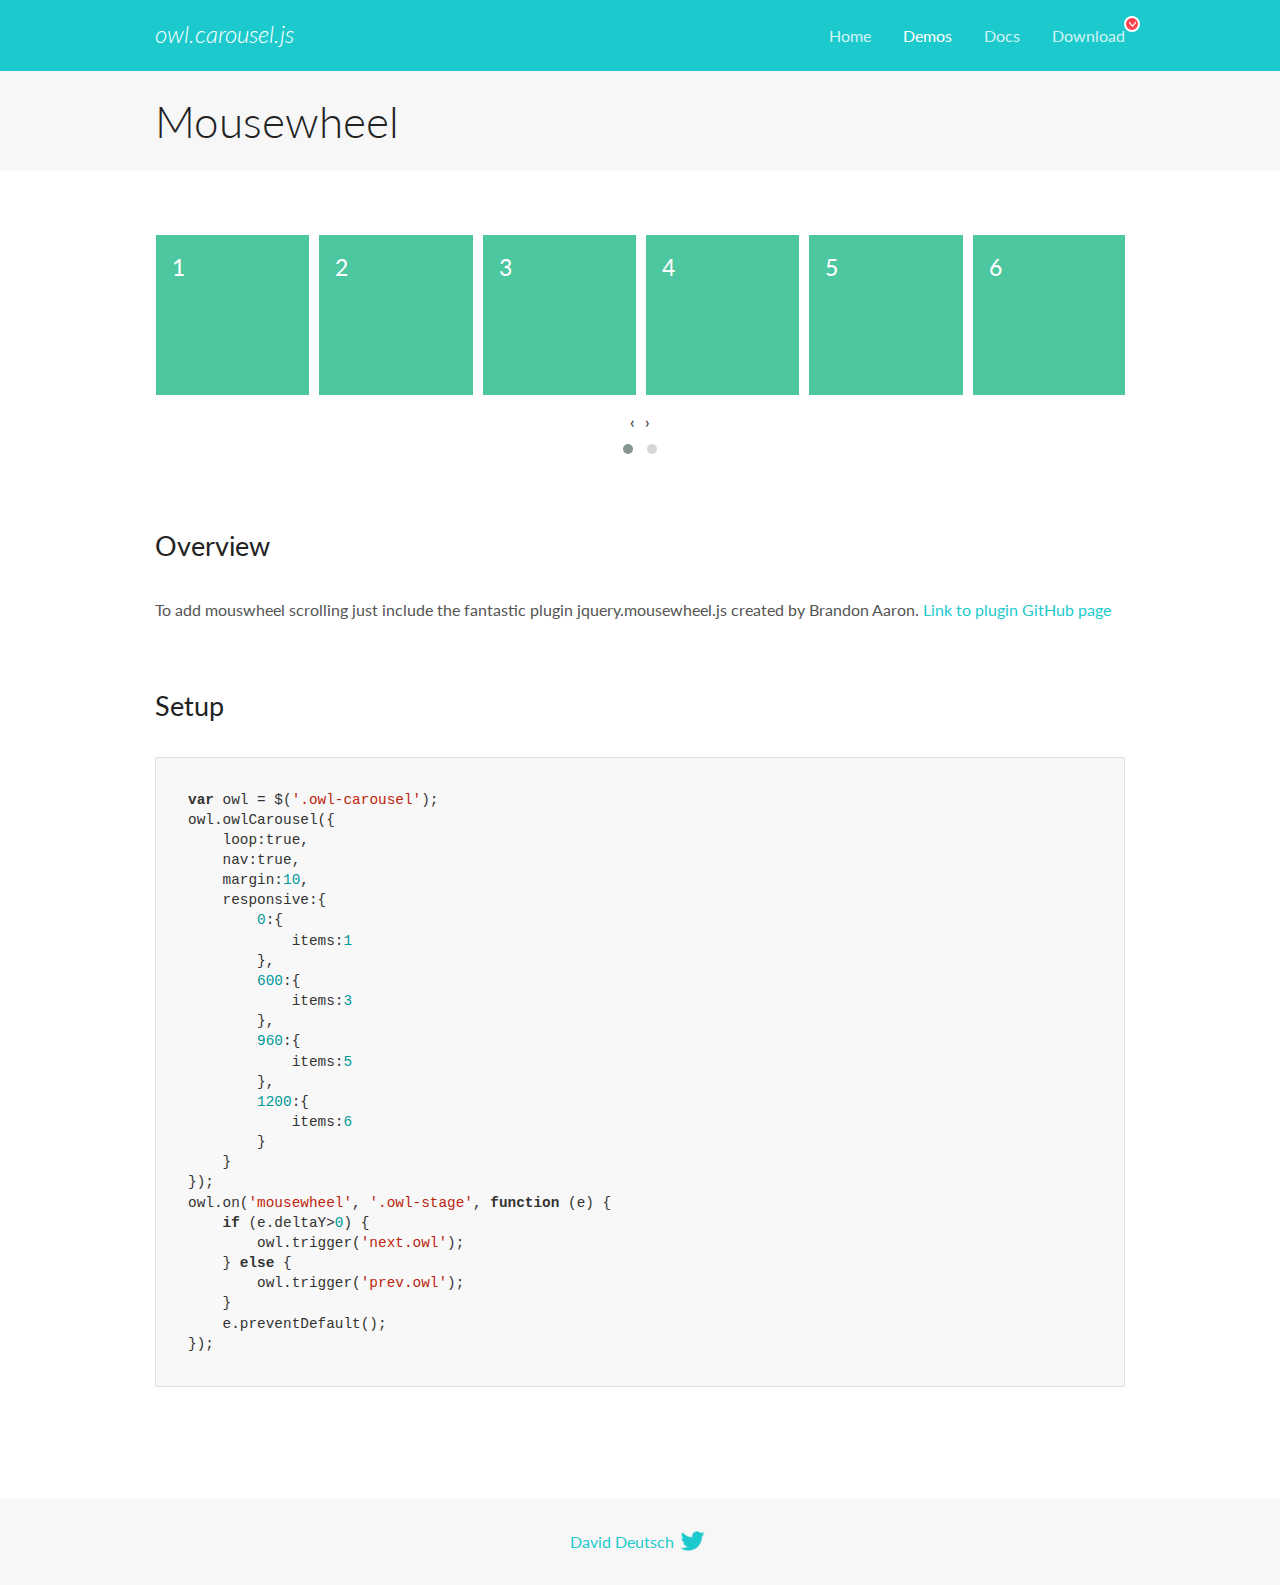
<file: Project/OwlCarousel2-2.3.4/docs/demos/mousewheel.html>
<!DOCTYPE html>
<html lang="en">
  <head>

    <!-- head -->
    <meta charset="utf-8">
    <meta name="msapplication-tap-highlight" content="no" />
    <meta name="viewport" content="width=device-width, initial-scale=1.0" />
    <meta name="description" content="Mousewheel usage demo">
    <meta name="author" content="David Deutsch">
    <title>
      Mousewheel Demo | Owl Carousel | 2.3.4
    </title>

    <!-- Stylesheets -->
    <link href='https://fonts.googleapis.com/css?family=Lato:300,400,700,400italic,300italic' rel='stylesheet' type='text/css'>
    <link rel="stylesheet" href="../assets/css/docs.theme.min.css">

    <!-- Owl Stylesheets -->
    <link rel="stylesheet" href="../assets/owlcarousel/assets/owl.carousel.min.css">
    <link rel="stylesheet" href="../assets/owlcarousel/assets/owl.theme.default.min.css">

    <!-- HTML5 shim and Respond.js IE8 support of HTML5 elements and media queries -->

    <!--[if lt IE 9]>
      <script src="https://oss.maxcdn.com/libs/html5shiv/3.7.0/html5shiv.js"></script>
      <script src="https://oss.maxcdn.com/libs/respond.js/1.3.0/respond.min.js"></script>
    <![endif]-->

    <!-- Favicons -->
    <link rel="apple-touch-icon-precomposed" sizes="144x144" href="../assets/ico/apple-touch-icon-144-precomposed.png">
    <link rel="shortcut icon" href="../assets/ico/favicon.png">
    <link rel="shortcut icon" href="favicon.ico">

    <!-- Yeah i know js should not be in header. Its required for demos.-->

    <!-- javascript -->
    <script src="../assets/vendors/jquery.min.js"></script>
    <script src="../assets/owlcarousel/owl.carousel.js"></script>
  </head>
  <body>

    <!-- header -->
    <header class="header">
      <div class="row">
        <div class="large-12 columns">
          <div class="brand left">
            <h3>
              <a href="/OwlCarousel2/">owl.carousel.js</a> 
            </h3>
          </div>
          <a id="toggle-nav" class="right">
            <span></span> <span></span> <span></span> 
          </a> 
          <div class="nav-bar">
            <ul class="clearfix">
              <li> <a href="/OwlCarousel2/index.html">Home</a>  </li>
              <li class="active">
                <a href="/OwlCarousel2/demos/demos.html">Demos</a> 
              </li>
              <li> <a href="/OwlCarousel2/docs/started-welcome.html">Docs</a>  </li>
              <li>
                <a href="https://github.com/OwlCarousel2/OwlCarousel2/archive/2.3.4.zip">Download</a> 
                <span class="download"></span> 
              </li>
            </ul>
          </div>
        </div>
      </div>
    </header>

    <!-- title -->
    <section class="title">
      <div class="row">
        <div class="large-12 columns">
          <h1>Mousewheel</h1>
        </div>
      </div>
    </section>

    <!--  Demos -->
    <section id="demos">
      <div class="row">
        <div class="large-12 columns">
          <div class="owl-carousel owl-theme">
            <div class="item">
              <h4>1</h4>
            </div>
            <div class="item">
              <h4>2</h4>
            </div>
            <div class="item">
              <h4>3</h4>
            </div>
            <div class="item">
              <h4>4</h4>
            </div>
            <div class="item">
              <h4>5</h4>
            </div>
            <div class="item">
              <h4>6</h4>
            </div>
            <div class="item">
              <h4>7</h4>
            </div>
            <div class="item">
              <h4>8</h4>
            </div>
            <div class="item">
              <h4>9</h4>
            </div>
            <div class="item">
              <h4>10</h4>
            </div>
            <div class="item">
              <h4>11</h4>
            </div>
            <div class="item">
              <h4>12</h4>
            </div>
          </div>
          <h3 id="overview">Overview</h3>
          <p>To add mouswheel scrolling just include the fantastic plugin jquery.mousewheel.js created by Brandon Aaron.
            <a href="https://github.com/brandonaaron/jquery-mousewheel">Link to plugin GitHub page</a> 
          </p>
          <h3 id="setup">Setup</h3>
          <pre><code>var owl = $(&#39;.owl-carousel&#39;);
owl.owlCarousel({
    loop:true,
    nav:true,
    margin:10,
    responsive:{
        0:{
            items:1
        },
        600:{
            items:3
        },            
        960:{
            items:5
        },
        1200:{
            items:6
        }
    }
});
owl.on(&#39;mousewheel&#39;, &#39;.owl-stage&#39;, function (e) {
    if (e.deltaY&gt;0) {
        owl.trigger(&#39;next.owl&#39;);
    } else {
        owl.trigger(&#39;prev.owl&#39;);
    }
    e.preventDefault();
});</code></pre>
          <script src="../assets/vendors/jquery.mousewheel.min.js"></script>
          <script>
            $(document).ready(function() {
              var owl = $('.owl-carousel');
              owl.owlCarousel({
                loop: true,
                nav: true,
                margin: 10,
                responsive: {
                  0: {
                    items: 1
                  },
                  600: {
                    items: 3
                  },
                  960: {
                    items: 5
                  },
                  1200: {
                    items: 6
                  }
                }
              });
              owl.on('mousewheel', '.owl-stage', function(e) {
                if (e.deltaY > 0) {
                  owl.trigger('next.owl');
                } else {
                  owl.trigger('prev.owl');
                }
                e.preventDefault();
              });
            })
          </script>
        </div>
      </div>
    </section>

    <!-- footer -->
    <footer class="footer">
      <div class="row">
        <div class="large-12 columns">
          <h5>
            <a href="/OwlCarousel2/docs/support-contact.html">David Deutsch</a> 
            <a id="custom-tweet-button" href="https://twitter.com/share?url=https://github.com/OwlCarousel2/OwlCarousel2&text=Owl Carousel - This is so awesome! " target="_blank"></a> 
          </h5>
        </div>
      </div>
    </footer>

    <!-- vendors -->
    <script src="../assets/vendors/highlight.js"></script>
    <script src="../assets/js/app.js"></script>
  </body>
</html>
</file>
